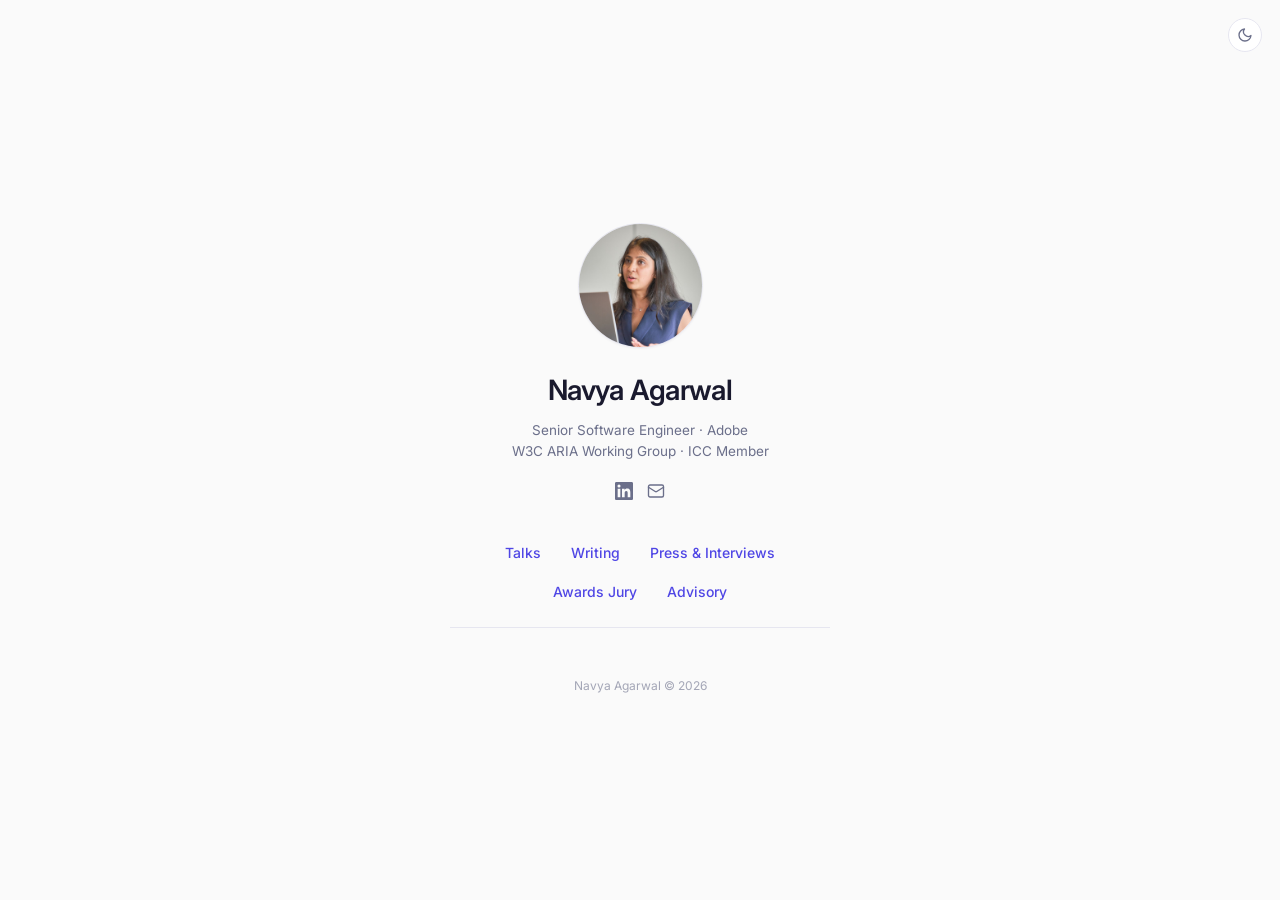
<file: index.html>
<!DOCTYPE html>
<html lang="en">
<head>
  <meta charset="UTF-8" />
  <meta name="viewport" content="width=device-width, initial-scale=1" />
  <title>Navya Agarwal</title>
  <meta name="description" content="Navya Agarwal — Senior Software Engineer at Adobe, accessibility advocate, W3C ARIA Working Group contributor, and global speaker." />
  <meta name="author" content="Navya Agarwal" />
  <meta property="og:title" content="Navya Agarwal" />
  <meta property="og:description" content="Senior Software Engineer at Adobe · W3C ARIA Working Group · Global Accessibility Speaker" />
  <meta property="og:type" content="website" />
  <link rel="preconnect" href="https://fonts.googleapis.com" />
  <link rel="preconnect" href="https://fonts.gstatic.com" crossorigin />
  <link href="https://fonts.googleapis.com/css2?family=Inter:wght@300;400;500;600&display=swap" rel="stylesheet" />
  <link rel="stylesheet" href="shared.css" />
  <script src="theme.js"></script>
  <style>
    body {
      display: flex;
      flex-direction: column;
      align-items: center;
      justify-content: center;
      min-height: 100vh;
      padding: 40px 24px;
    }

    .card {
      display: flex;
      flex-direction: column;
      align-items: center;
      text-align: center;
      max-width: 380px;
      width: 100%;
    }

    /* ── Avatar ── */
    .avatar {
      width: 125px;
      height: 125px;
      border-radius: 100%;
      overflow: hidden;
      margin-bottom: 20px;
      border: 1px solid var(--border);
      box-shadow: var(--shadow);
      flex-shrink: 0;
    }
    .avatar img {
      width: 100%;
      height: 100%;
      object-fit: cover;
      object-position: top center;
      display: block;
    }

    /* ── Name & title ── */
    h1.name {
      font-size: 28px;
      font-weight: 600;
      letter-spacing: -0.02em;
      margin-bottom: 8px;
      color: var(--fg);
    }

    .tagline {
      font-size: 13.5px;
      color: var(--muted);
      line-height: 1.55;
      margin-bottom: 20px;
    }

    .bio {
      font-size: 14px;
      color: var(--fg);
      line-height: 1.7;
      margin-bottom: 24px;
      text-align: left;
    }

    /* ── Social icons ── */
    .social {
      display: flex;
      gap: 14px;
      margin-bottom: 36px;
      align-items: center;
    }
    .social a {
      color: var(--muted);
      transition: color 0.15s;
      display: flex;
      align-items: center;
    }
    .social a:hover { color: var(--accent); }
    .social svg { width: 18px; height: 18px; }

    /* ── Nav links ── */
    nav {
      display: flex;
      flex-direction: row;
      flex-wrap: wrap;
      justify-content: center;
      gap: 4px 2px;
    }
    nav a {
      text-decoration: none;
      color: var(--accent);
      font-size: 14px;
      font-weight: 500;
      padding: 6px 14px;
      border-radius: var(--radius);
      transition: background 0.12s, color 0.12s;
    }
    nav a:hover {
      background: var(--accent-soft);
    }

    /* ── Footer ── */
    footer {
      margin-top: 48px;
      font-size: 12px;
      color: var(--muted);
      opacity: 0.6;
    }
  </style>
</head>
<body>

  <button class="theme-toggle" onclick="toggleTheme()" aria-label="Toggle dark mode">
    <svg class="icon-moon" viewBox="0 0 24 24" fill="none" stroke="currentColor" stroke-width="2" stroke-linecap="round" stroke-linejoin="round"><path d="M21 12.79A9 9 0 1 1 11.21 3 7 7 0 0 0 21 12.79z"/></svg>
    <svg class="icon-sun" viewBox="0 0 24 24" fill="none" stroke="currentColor" stroke-width="2" stroke-linecap="round" stroke-linejoin="round"><circle cx="12" cy="12" r="4"/><path d="M12 2v2M12 20v2M4.93 4.93l1.41 1.41M17.66 17.66l1.41 1.41M2 12h2M20 12h2M6.34 17.66l-1.41 1.41M19.07 4.93l-1.41 1.41"/></svg>
  </button>

  <div class="card">

    <div class="avatar">
      <img src="assets/photo.jpg" alt="Navya Agarwal" />
    </div>

    <h1 class="name">Navya Agarwal</h1>
    <p class="tagline">
      Senior Software Engineer · Adobe<br />
      W3C ARIA Working Group · ICC Member
    </p>

    <div class="social">
      <!-- LinkedIn -->
      <a href="https://www.linkedin.com/in/navya-agarwal/" target="_blank" rel="noopener" aria-label="LinkedIn">
        <svg viewBox="0 0 24 24" fill="currentColor"><path d="M20.447 20.452h-3.554v-5.569c0-1.328-.027-3.037-1.852-3.037-1.853 0-2.136 1.445-2.136 2.939v5.667H9.351V9h3.414v1.561h.046c.477-.9 1.637-1.85 3.37-1.85 3.601 0 4.267 2.37 4.267 5.455v6.286zM5.337 7.433a2.062 2.062 0 01-2.063-2.065 2.064 2.064 0 112.063 2.065zm1.782 13.019H3.555V9h3.564v11.452zM22.225 0H1.771C.792 0 0 .774 0 1.729v20.542C0 23.227.792 24 1.771 24h20.451C23.2 24 24 23.227 24 22.271V1.729C24 .774 23.2 0 22.222 0h.003z"/></svg>
      </a>
      <!-- Email -->
      <a href="mailto:navya.agwl@gmail.com" aria-label="Email">
        <svg viewBox="0 0 24 24" fill="none" stroke="currentColor" stroke-width="1.8" stroke-linecap="round" stroke-linejoin="round"><rect x="2" y="4" width="20" height="16" rx="2"/><path d="m22 7-8.97 5.7a1.94 1.94 0 0 1-2.06 0L2 7"/></svg>
      </a>
    </div>

    <nav>
      <a href="talks/">Talks</a>
      <a href="writing/">Writing</a>
      <a href="press/">Press &amp; Interviews</a>
      <a href="jury/">Awards Jury</a>
      <a href="advisory/">Advisory</a>
    </nav>

  </div>

  <footer>Navya Agarwal © 2026</footer>

</body>
</html>
</file>
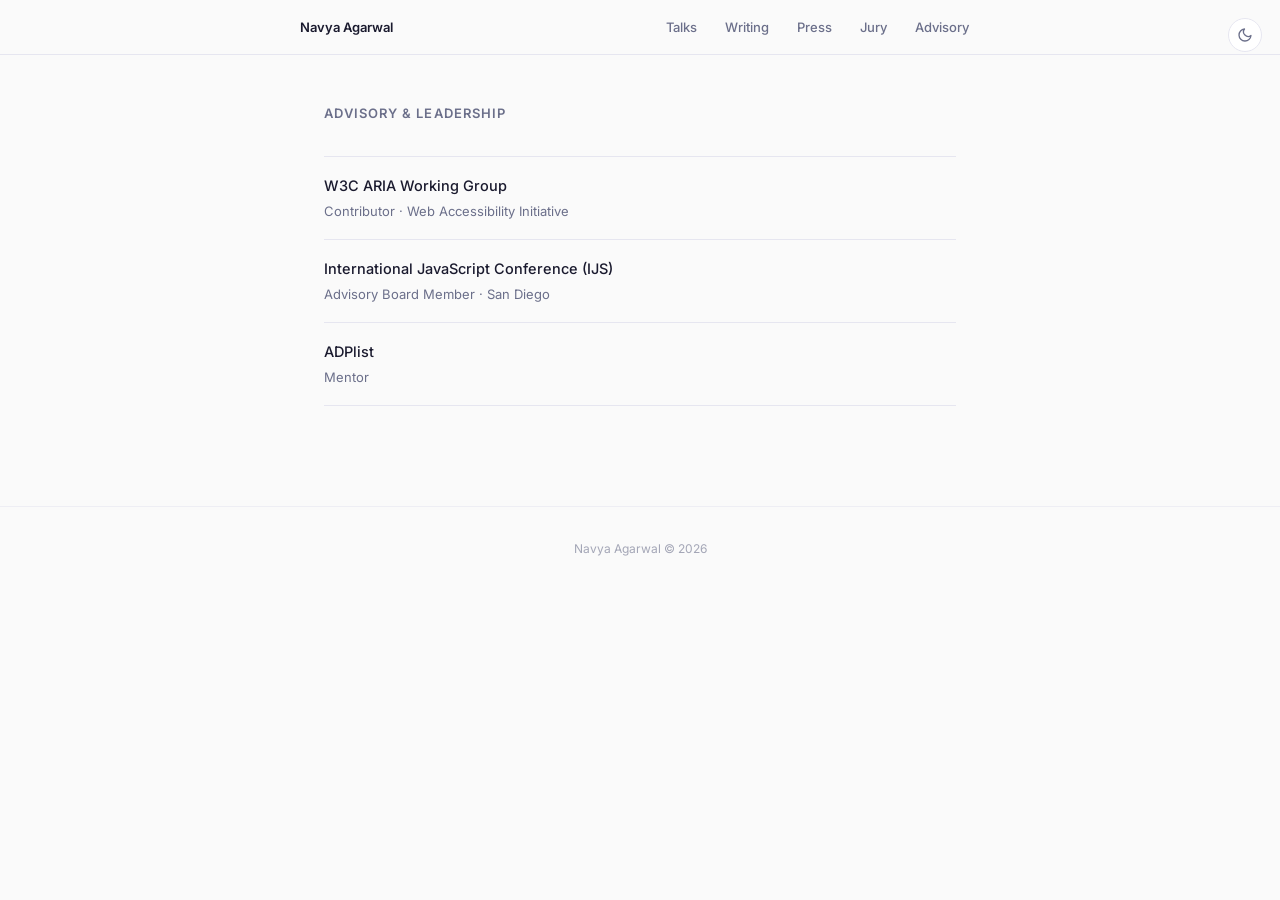
<file: advisory/index.html>
<!DOCTYPE html>
<html lang="en">
<head>
  <meta charset="UTF-8" />
  <meta name="viewport" content="width=device-width, initial-scale=1" />
  <title>Advisory · Navya Agarwal</title>
  <link rel="preconnect" href="https://fonts.googleapis.com" />
  <link rel="preconnect" href="https://fonts.gstatic.com" crossorigin />
  <link href="https://fonts.googleapis.com/css2?family=Inter:wght@300;400;500;600&display=swap" rel="stylesheet" />
  <link rel="stylesheet" href="../shared.css" />
  <script src="../theme.js"></script>
</head>
<body>

<button class="theme-toggle" onclick="toggleTheme()" aria-label="Toggle dark mode">
  <svg class="icon-moon" viewBox="0 0 24 24" fill="none" stroke="currentColor" stroke-width="2" stroke-linecap="round" stroke-linejoin="round"><path d="M21 12.79A9 9 0 1 1 11.21 3 7 7 0 0 0 21 12.79z"/></svg>
  <svg class="icon-sun" viewBox="0 0 24 24" fill="none" stroke="currentColor" stroke-width="2" stroke-linecap="round" stroke-linejoin="round"><circle cx="12" cy="12" r="4"/><path d="M12 2v2M12 20v2M4.93 4.93l1.41 1.41M17.66 17.66l1.41 1.41M2 12h2M20 12h2M6.34 17.66l-1.41 1.41M19.07 4.93l-1.41 1.41"/></svg>
</button>

<div class="topbar">
  <div class="topbar-inner">
    <a href="../" class="home">Navya Agarwal</a>
    <a href="../talks/">Talks</a>
    <a href="../writing/">Writing</a>
    <a href="../press/">Press</a>
    <a href="../jury/">Jury</a>
    <a href="../advisory/">Advisory</a>
  </div>
</div>

<div class="page">
  <h1>Advisory &amp; Leadership</h1>

  <div class="card-list">

    <a class="card" href="https://www.w3.org/groups/wg/aria/participants/?sortaff=1" target="_blank" rel="noopener">
      <div class="card-title">W3C ARIA Working Group</div>
      <div class="card-desc">Contributor · Web Accessibility Initiative</div>
    </a>

    <a class="card" href="https://javascript-conference.com/san-diego/advisory-board-sd/" target="_blank" rel="noopener">
      <div class="card-title">International JavaScript Conference (IJS)</div>
      <div class="card-desc">Advisory Board Member · San Diego</div>
    </a>

    <a class="card" href="https://adplist.org/mentors/navya-agarwal" target="_blank" rel="noopener">
      <div class="card-title">ADPlist</div>
      <div class="card-desc">Mentor</div>
    </a>

  </div>
</div>

<div class="page-footer">Navya Agarwal © 2026</div>

</body>
</html>
</file>
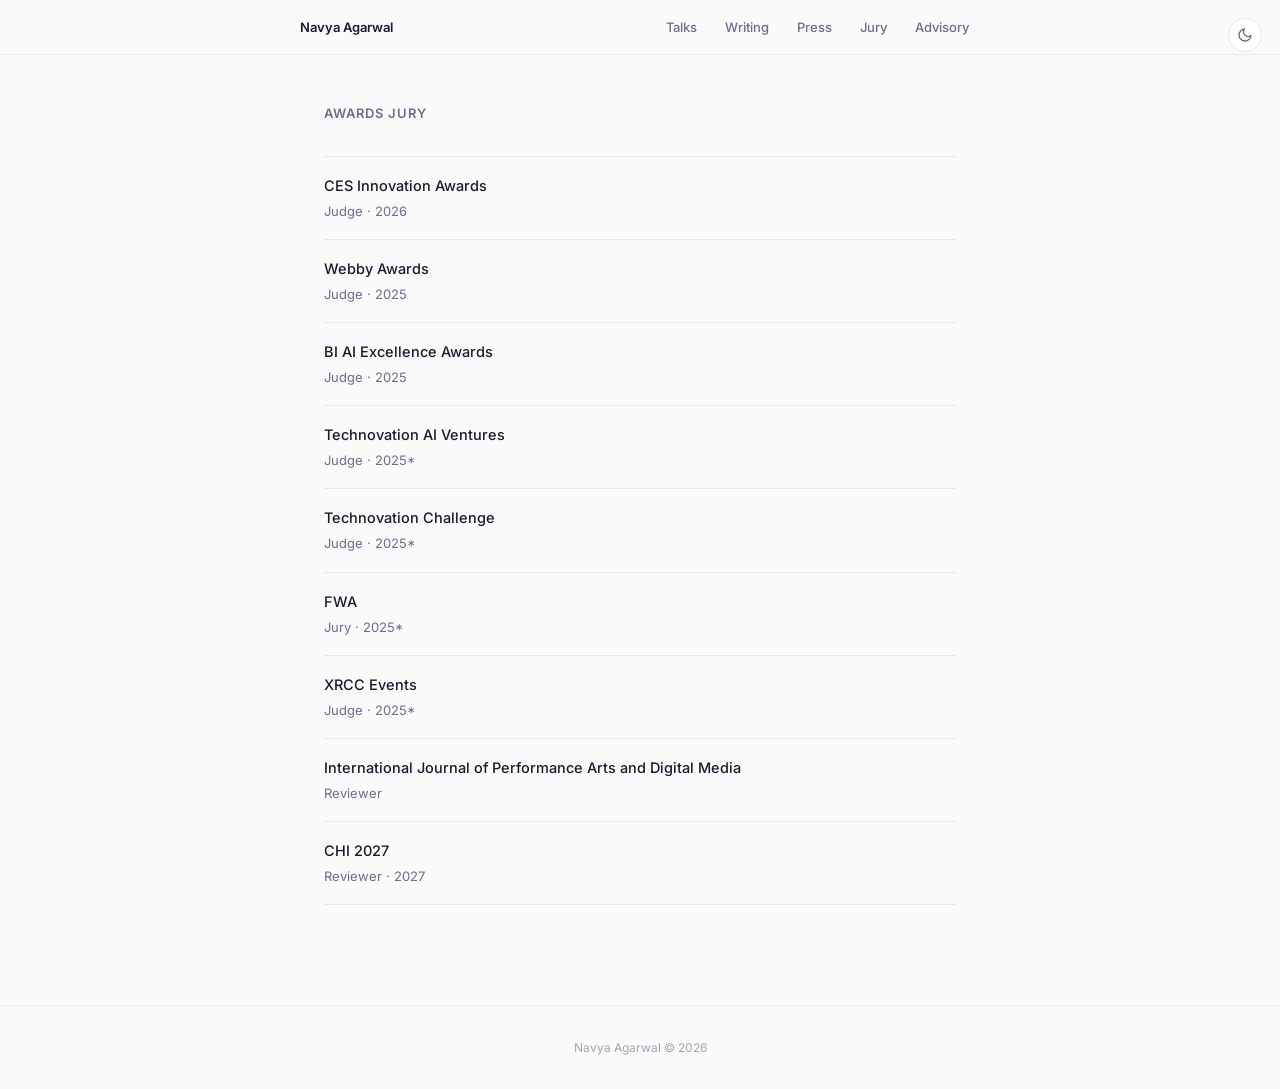
<file: jury/index.html>
<!DOCTYPE html>
<html lang="en">
<head>
  <meta charset="UTF-8" />
  <meta name="viewport" content="width=device-width, initial-scale=1" />
  <title>Awards Jury · Navya Agarwal</title>
  <link rel="preconnect" href="https://fonts.googleapis.com" />
  <link rel="preconnect" href="https://fonts.gstatic.com" crossorigin />
  <link href="https://fonts.googleapis.com/css2?family=Inter:wght@300;400;500;600&display=swap" rel="stylesheet" />
  <link rel="stylesheet" href="../shared.css" />
  <script src="../theme.js"></script>
</head>
<body>

<button class="theme-toggle" onclick="toggleTheme()" aria-label="Toggle dark mode">
  <svg class="icon-moon" viewBox="0 0 24 24" fill="none" stroke="currentColor" stroke-width="2" stroke-linecap="round" stroke-linejoin="round"><path d="M21 12.79A9 9 0 1 1 11.21 3 7 7 0 0 0 21 12.79z"/></svg>
  <svg class="icon-sun" viewBox="0 0 24 24" fill="none" stroke="currentColor" stroke-width="2" stroke-linecap="round" stroke-linejoin="round"><circle cx="12" cy="12" r="4"/><path d="M12 2v2M12 20v2M4.93 4.93l1.41 1.41M17.66 17.66l1.41 1.41M2 12h2M20 12h2M6.34 17.66l-1.41 1.41M19.07 4.93l-1.41 1.41"/></svg>
</button>

<div class="topbar">
  <div class="topbar-inner">
    <a href="../" class="home">Navya Agarwal</a>
    <a href="../talks/">Talks</a>
    <a href="../writing/">Writing</a>
    <a href="../press/">Press</a>
    <a href="../jury/">Jury</a>
    <a href="../advisory/">Advisory</a>
  </div>
</div>

<div class="page">
  <h1>Awards Jury</h1>

  <div class="card-list">

    <a class="card" href="https://www.ces.tech/ces-innovation-awards/innovation-awards/" target="_blank" rel="noopener">
      <div class="card-title">CES Innovation Awards</div>
      <div class="card-desc">Judge · 2026</div>
    </a>

    <a class="card" href="https://www.webbyawards.com/about/judges/" target="_blank" rel="noopener">
      <div class="card-title">Webby Awards</div>
      <div class="card-desc">Judge · 2025</div>
    </a>

    <a class="card" href="https://www.bintelligence.com/awards/artificial-intelligence-excellence-awards" target="_blank" rel="noopener">
      <div class="card-title">BI AI Excellence Awards</div>
      <div class="card-desc">Judge · 2025</div>
    </a>

    <a class="card" href="https://www.technovation.org/ai-ventures-accelerator/" target="_blank" rel="noopener">
      <div class="card-title">Technovation AI Ventures</div>
      <div class="card-desc">Judge · 2025*</div>
    </a>

    <a class="card" href="https://my.technovationchallenge.org/judge/dashboard" target="_blank" rel="noopener">
      <div class="card-title">Technovation Challenge</div>
      <div class="card-desc">Judge · 2025*</div>
    </a>

    <a class="card" href="https://thefwa.com/about/jury/" target="_blank" rel="noopener">
      <div class="card-title">FWA</div>
      <div class="card-desc">Jury · 2025*</div>
    </a>

    <a class="card" href="https://www.xrcc.events/mentors-judges" target="_blank" rel="noopener">
      <div class="card-title">XRCC Events</div>
      <div class="card-desc">Judge · 2025*</div>
    </a>

    <a class="card" href="https://www.intellectbooks.com/international-journal-of-performance-arts-and-digital-media" target="_blank" rel="noopener">
      <div class="card-title">International Journal of Performance Arts and Digital Media</div>
      <div class="card-desc">Reviewer</div>
    </a>

    <a class="card" href="https://chi2027.acm.org/" target="_blank" rel="noopener">
      <div class="card-title">CHI 2027</div>
      <div class="card-desc">Reviewer · 2027</div>
    </a>

  </div>
</div>

<div class="page-footer">Navya Agarwal © 2026</div>

</body>
</html>
</file>
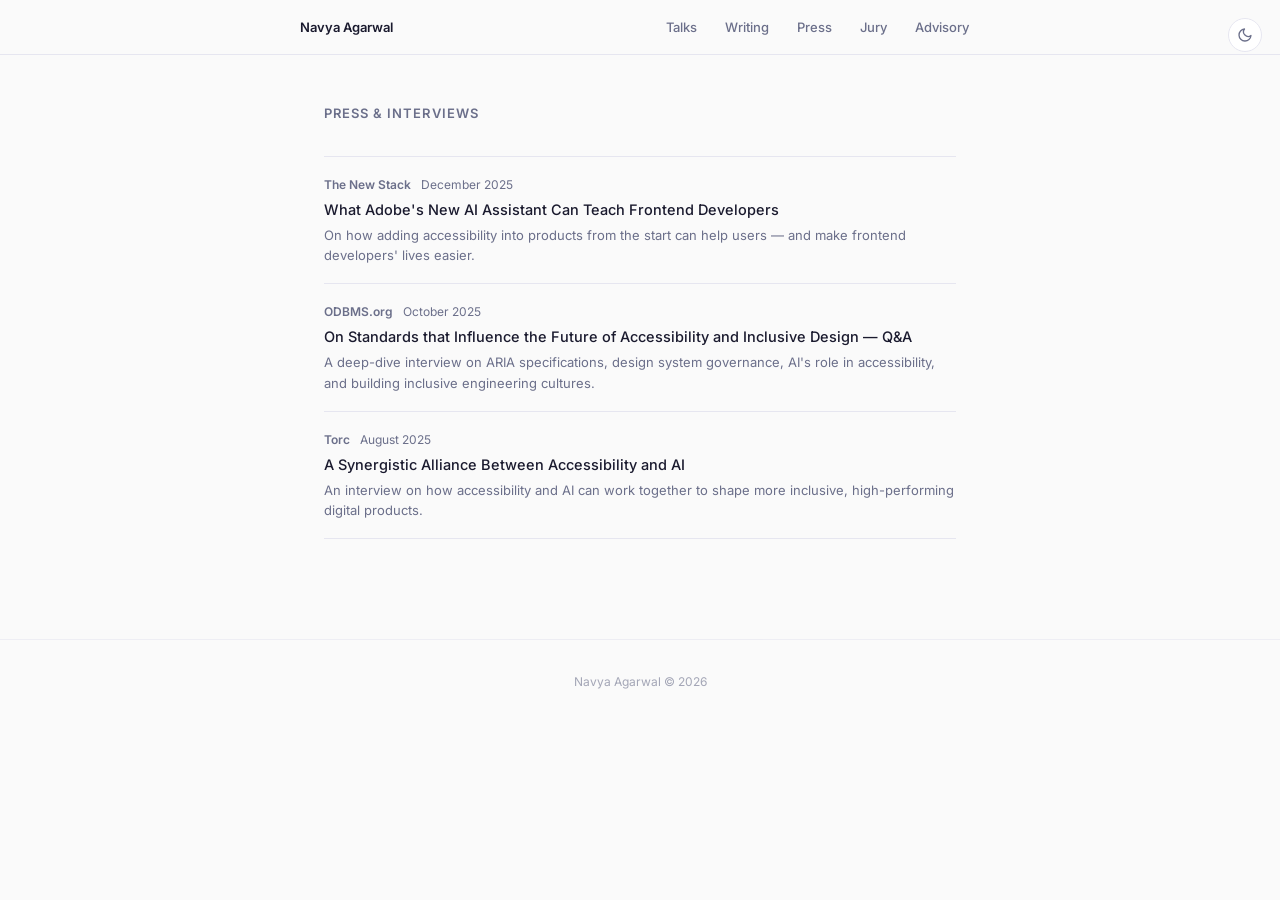
<file: press/index.html>
<!DOCTYPE html>
<html lang="en">
<head>
  <meta charset="UTF-8" />
  <meta name="viewport" content="width=device-width, initial-scale=1" />
  <title>Press · Navya Agarwal</title>
  <link rel="preconnect" href="https://fonts.googleapis.com" />
  <link rel="preconnect" href="https://fonts.gstatic.com" crossorigin />
  <link href="https://fonts.googleapis.com/css2?family=Inter:wght@300;400;500;600&display=swap" rel="stylesheet" />
  <link rel="stylesheet" href="../shared.css" />
  <script src="../theme.js"></script>
</head>
<body>

<button class="theme-toggle" onclick="toggleTheme()" aria-label="Toggle dark mode">
  <svg class="icon-moon" viewBox="0 0 24 24" fill="none" stroke="currentColor" stroke-width="2" stroke-linecap="round" stroke-linejoin="round"><path d="M21 12.79A9 9 0 1 1 11.21 3 7 7 0 0 0 21 12.79z"/></svg>
  <svg class="icon-sun" viewBox="0 0 24 24" fill="none" stroke="currentColor" stroke-width="2" stroke-linecap="round" stroke-linejoin="round"><circle cx="12" cy="12" r="4"/><path d="M12 2v2M12 20v2M4.93 4.93l1.41 1.41M17.66 17.66l1.41 1.41M2 12h2M20 12h2M6.34 17.66l-1.41 1.41M19.07 4.93l-1.41 1.41"/></svg>
</button>

<div class="topbar">
  <div class="topbar-inner">
    <a href="../" class="home">Navya Agarwal</a>
    <a href="../talks/">Talks</a>
    <a href="../writing/">Writing</a>
    <a href="../press/">Press</a>
    <a href="../jury/">Jury</a>
    <a href="../advisory/">Advisory</a>
  </div>
</div>

<div class="page">
  <h1>Press &amp; Interviews</h1>

  <div class="card-list">

    <a class="card" href="https://thenewstack.io/what-adobes-new-ai-assistant-can-teach-frontend-developers/" target="_blank" rel="noopener">
      <div class="card-meta">
        <span class="pub">The New Stack</span>
        <span>December 2025</span>
      </div>
      <div class="card-title">What Adobe's New AI Assistant Can Teach Frontend Developers</div>
      <div class="card-desc">On how adding accessibility into products from the start can help users — and make frontend developers' lives easier.</div>
    </a>

    <a class="card" href="https://www.odbms.org/2025/10/on-standards-that-influence-the-future-of-accessibility-and-inclusive-design-qa-with-navya-agarwal/" target="_blank" rel="noopener">
      <div class="card-meta">
        <span class="pub">ODBMS.org</span>
        <span>October 2025</span>
      </div>
      <div class="card-title">On Standards that Influence the Future of Accessibility and Inclusive Design — Q&amp;A</div>
      <div class="card-desc">A deep-dive interview on ARIA specifications, design system governance, AI's role in accessibility, and building inclusive engineering cultures.</div>
    </a>

    <a class="card" href="https://www.youtube.com/live/ynCpHpr5BBU" target="_blank" rel="noopener">
      <div class="card-meta">
        <span class="pub">Torc</span>
        <span>August 2025</span>
      </div>
      <div class="card-title">A Synergistic Alliance Between Accessibility and AI</div>
      <div class="card-desc">An interview on how accessibility and AI can work together to shape more inclusive, high-performing digital products.</div>
    </a>

  </div>
</div>

<div class="page-footer">Navya Agarwal © 2026</div>

</body>
</html>
</file>
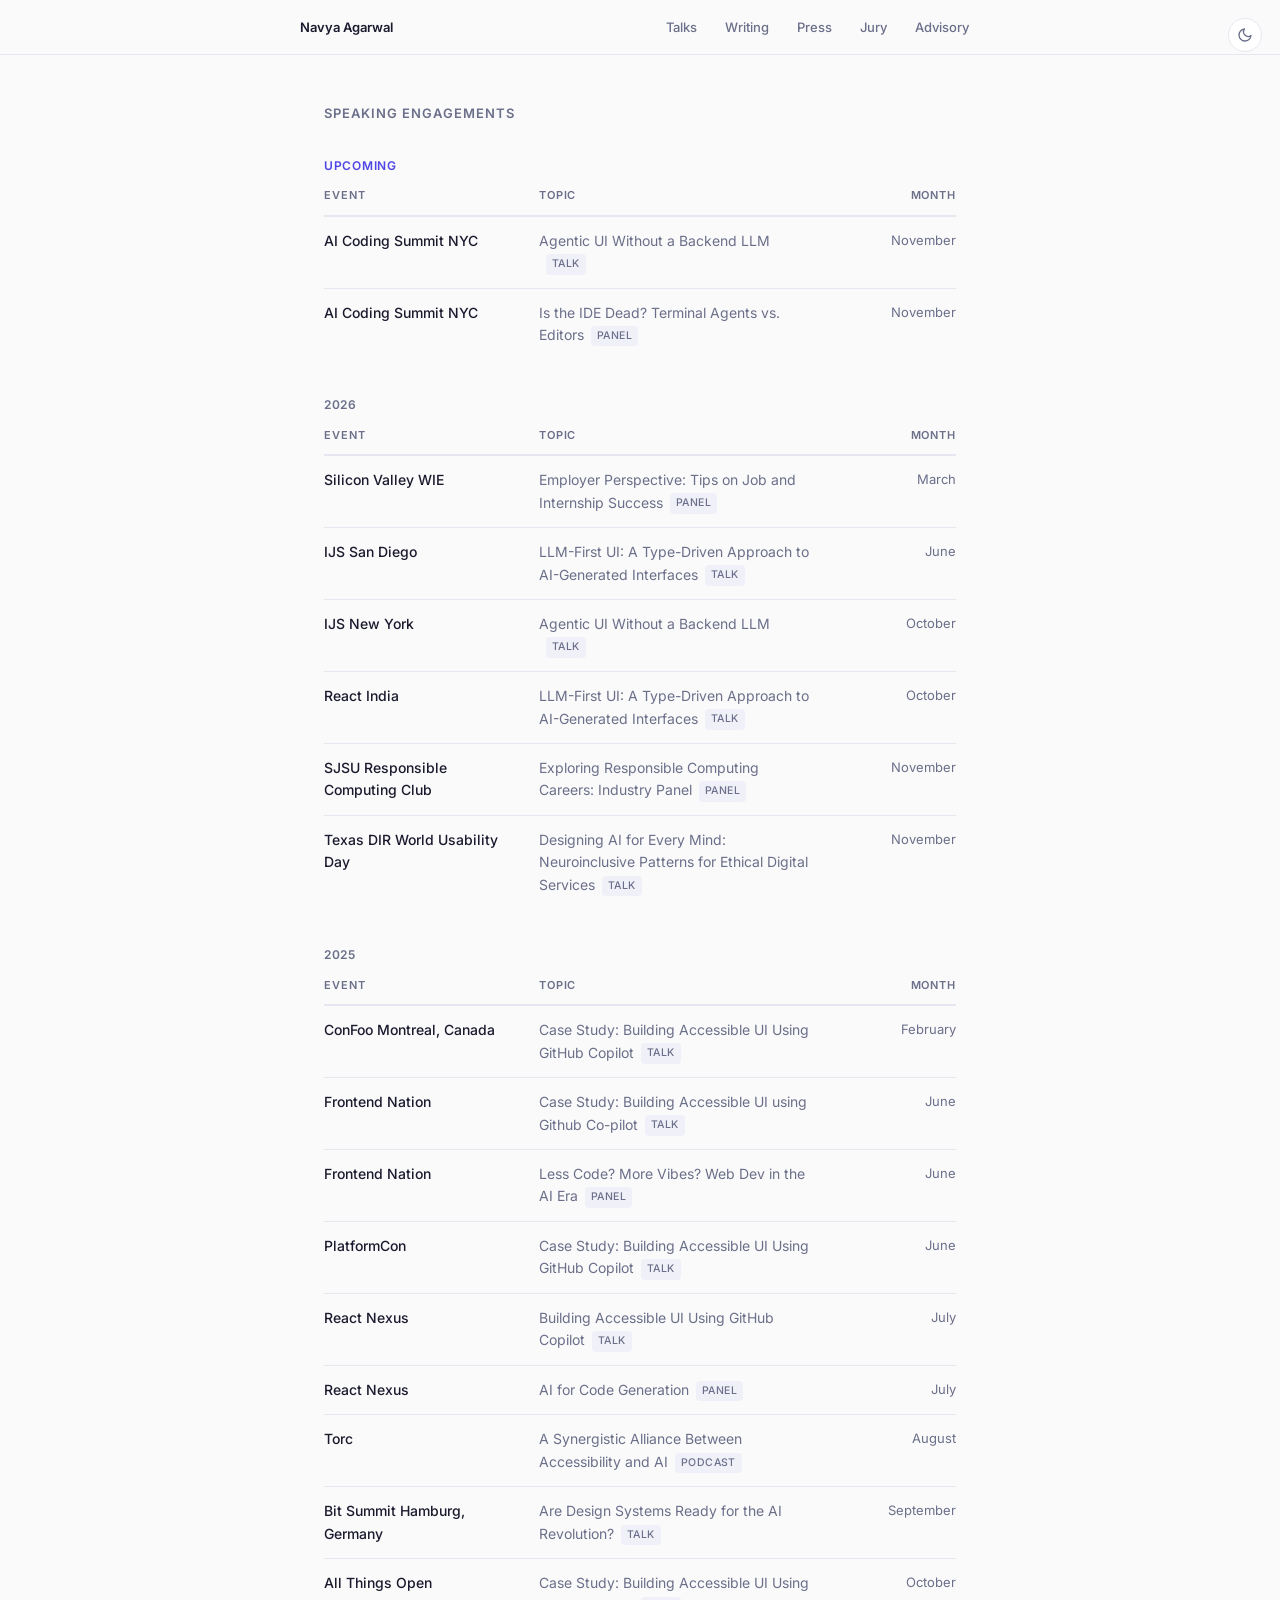
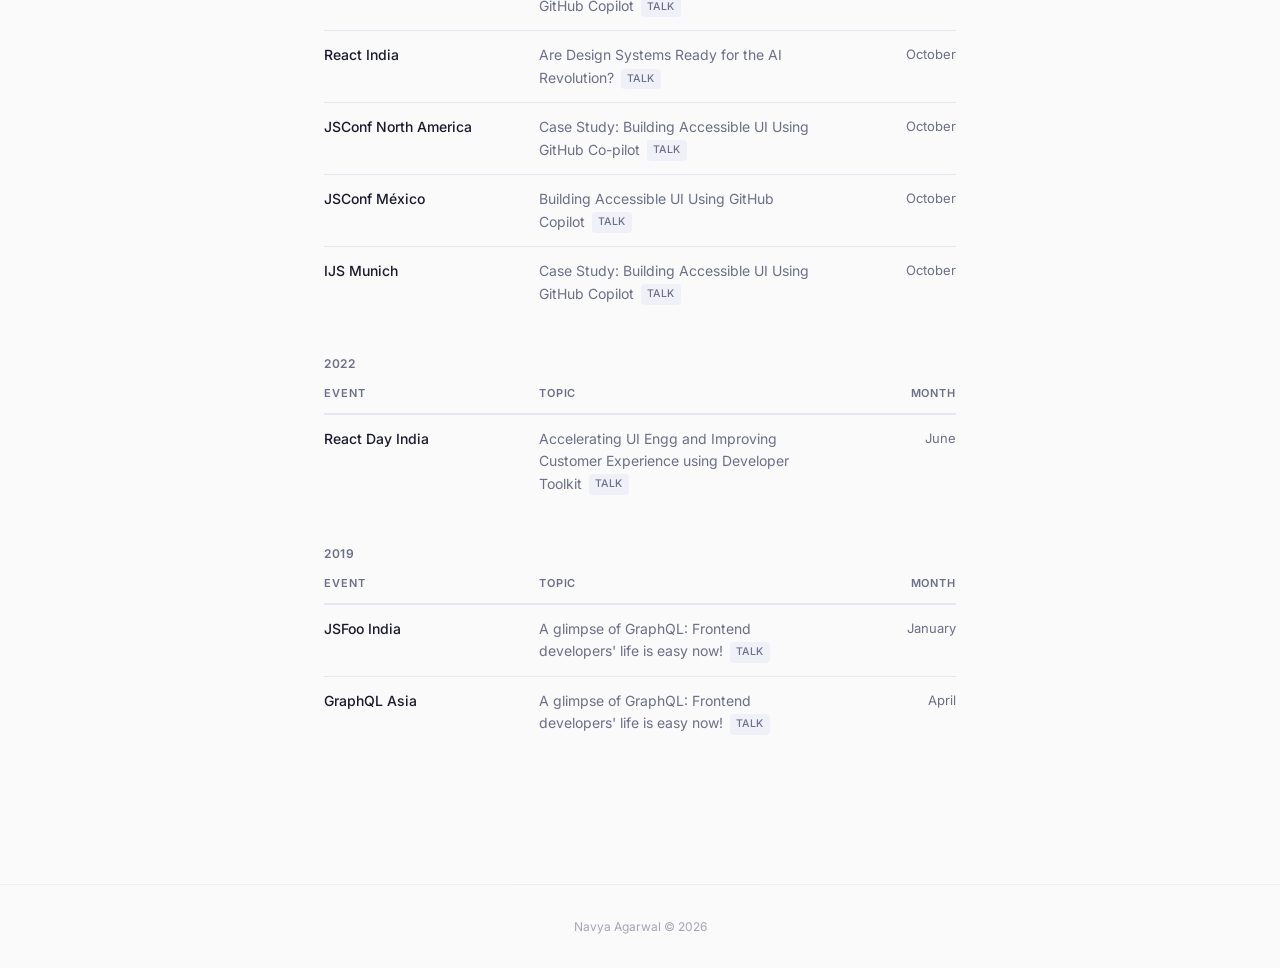
<file: talks/index.html>
<!DOCTYPE html>
<html lang="en">
<head>
  <meta charset="UTF-8" />
  <meta name="viewport" content="width=device-width, initial-scale=1" />
  <title>Talks · Navya Agarwal</title>
  <link rel="preconnect" href="https://fonts.googleapis.com" />
  <link rel="preconnect" href="https://fonts.gstatic.com" crossorigin />
  <link href="https://fonts.googleapis.com/css2?family=Inter:wght@300;400;500;600&display=swap" rel="stylesheet" />
  <link rel="stylesheet" href="../shared.css" />
  <script src="../theme.js"></script>
</head>
<body>

<button class="theme-toggle" onclick="toggleTheme()" aria-label="Toggle dark mode">
  <svg class="icon-moon" viewBox="0 0 24 24" fill="none" stroke="currentColor" stroke-width="2" stroke-linecap="round" stroke-linejoin="round"><path d="M21 12.79A9 9 0 1 1 11.21 3 7 7 0 0 0 21 12.79z"/></svg>
  <svg class="icon-sun" viewBox="0 0 24 24" fill="none" stroke="currentColor" stroke-width="2" stroke-linecap="round" stroke-linejoin="round"><circle cx="12" cy="12" r="4"/><path d="M12 2v2M12 20v2M4.93 4.93l1.41 1.41M17.66 17.66l1.41 1.41M2 12h2M20 12h2M6.34 17.66l-1.41 1.41M19.07 4.93l-1.41 1.41"/></svg>
</button>

<div class="topbar">
  <div class="topbar-inner">
    <a href="../" class="home">Navya Agarwal</a>
    <a href="../talks/">Talks</a>
    <a href="../writing/">Writing</a>
    <a href="../press/">Press</a>
    <a href="../jury/">Jury</a>
    <a href="../advisory/">Advisory</a>
  </div>
</div>

<div class="page">
  <h1>Speaking Engagements</h1>

  <!-- Upcoming -->
  <div class="year-group">
    <span class="year-label" style="color: var(--accent);">Upcoming</span>
    <table class="talks-table">
      <thead>
        <tr>
          <th>Event</th>
          <th>Topic</th>
          <th>Month</th>
        </tr>
      </thead>
      <tbody>
        <tr>
          <td><a href="https://aicodingsummit.com/nyc/#person-navya-agarwal" target="_blank" rel="noopener">AI Coding Summit NYC</a></td>
          <td>Agentic UI Without a Backend LLM<span class="tag">Talk</span></td>
          <td>November</td>
        </tr>
        <tr>
          <td><a href="https://aicodingsummit.com/nyc/schedule-offline" target="_blank" rel="noopener">AI Coding Summit NYC</a></td>
          <td>Is the IDE Dead? Terminal Agents vs. Editors<span class="tag">Panel</span></td>
          <td>November</td>
        </tr>
      </tbody>
    </table>
  </div>

  <!-- 2026 -->
  <div class="year-group">
    <span class="year-label">2026</span>
    <table class="talks-table">
      <thead>
        <tr>
          <th>Event</th>
          <th>Topic</th>
          <th>Month</th>
        </tr>
      </thead>
      <tbody>
        <tr>
          <td><a href="https://2026.siliconvalleywie.org/speakers/" target="_blank" rel="noopener">Silicon Valley WIE</a></td>
          <td>Employer Perspective: Tips on Job and Internship Success<span class="tag">Panel</span></td>
          <td>March</td>
        </tr>
        <tr>
          <td><a href="https://javascript-conference.com/generativeai/llm-ai-generated-interfaces/" target="_blank" rel="noopener">IJS San Diego</a></td>
          <td>LLM-First UI: A Type-Driven Approach to AI-Generated Interfaces<span class="tag">Talk</span></td>
          <td>June</td>
        </tr>
        <tr>
          <td><a href="https://javascript-conference.com/generativeai/client-side-agentic-ui/" target="_blank" rel="noopener">IJS New York</a></td>
          <td>Agentic UI Without a Backend LLM<span class="tag">Talk</span></td>
          <td>October</td>
        </tr>
        <tr>
          <td><a href="https://www.reactindia.io/schedule" target="_blank" rel="noopener">React India</a></td>
          <td><a href="https://www.youtube.com/watch?v=dK_H_tjr3Qc" target="_blank" rel="noopener">LLM-First UI: A Type-Driven Approach to AI-Generated Interfaces</a><span class="tag">Talk</span></td>
          <td>October</td>
        </tr>
        <tr>
          <td><a href="https://www.instagram.com/rcc.sjsu/p/DfQhWIhGeKw/?img_index=2" target="_blank" rel="noopener">SJSU Responsible Computing Club</a></td>
          <td>Exploring Responsible Computing Careers: Industry Panel<span class="tag">Panel</span></td>
          <td>November</td>
        </tr>
        <tr>
          <td><a href="https://dir.texas.gov/events/dirs-world-usability-day-2026" target="_blank" rel="noopener">Texas DIR World Usability Day</a></td>
          <td><a href="https://events.zoomgov.com/ev/Ak7QTOlg4DNLoCYrKMZiPxC3r5NyQ59Su5nYamXZQCjbjp1DD2xr~AjK1J5cd0U0BH52cJjP-Ahlk4D1ElIPVNSZ11H1wsDG82pSPCiFM9kirXQ" target="_blank" rel="noopener">Designing AI for Every Mind: Neuroinclusive Patterns for Ethical Digital Services</a><span class="tag">Talk</span></td>
          <td>November</td>
        </tr>
      </tbody>
    </table>
  </div>

  <!-- 2025 -->
  <div class="year-group">
    <span class="year-label">2025</span>
    <table class="talks-table">
      <thead>
        <tr>
          <th>Event</th>
          <th>Topic</th>
          <th>Month</th>
        </tr>
      </thead>
      <tbody>
        <tr>
          <td><a href="https://confoo.ca/en/2025/session/case-study-building-accessible-ui-using-github-co-pilot" target="_blank" rel="noopener">ConFoo Montreal</a>, Canada</td>
          <td>Case Study: Building Accessible UI Using GitHub Copilot<span class="tag">Talk</span></td>
          <td>February</td>
        </tr>
        <tr>
          <td><a href="https://frontendnation.com/2025" target="_blank" rel="noopener">Frontend Nation</a></td>
          <td><a href="https://www.youtube.com/watch?v=UNdzCFeEBhc" target="_blank" rel="noopener">Case Study: Building Accessible UI using Github Co-pilot</a><span class="tag">Talk</span></td>
          <td>June</td>
        </tr>
        <tr>
          <td><a href="https://frontendnation.com/2025" target="_blank" rel="noopener">Frontend Nation</a></td>
          <td><a href="https://www.youtube.com/watch?v=SgYP2vByzDY&t=2819s" target="_blank" rel="noopener">Less Code? More Vibes? Web Dev in the AI Era</a><span class="tag">Panel</span></td>
          <td>June</td>
        </tr>
        <tr>
          <td><a href="https://2025.platformcon.com/speakers/navya-agarwal" target="_blank" rel="noopener">PlatformCon</a></td>
          <td><a href="https://www.youtube.com/watch?v=nGCyEaFGMDQ" target="_blank" rel="noopener">Case Study: Building Accessible UI Using GitHub Copilot</a><span class="tag">Talk</span></td>
          <td>June</td>
        </tr>
        <tr>
          <td><a href="https://2025.reactnexus.com/#speakers" target="_blank" rel="noopener">React Nexus</a></td>
          <td><a href="https://www.youtube.com/watch?v=ARsXOPvPpic" target="_blank" rel="noopener">Building Accessible UI Using GitHub Copilot</a><span class="tag">Talk</span></td>
          <td>July</td>
        </tr>
        <tr>
          <td><a href="https://2025.reactnexus.com/#speakers" target="_blank" rel="noopener">React Nexus</a></td>
          <td><a href="https://www.youtube.com/watch?v=M_j_-WW3uuQ&list=PLzIvgYYDQbH69vsIi0f1VmeocAZIfw33F&index=21" target="_blank" rel="noopener">AI for Code Generation</a><span class="tag">Panel</span></td>
          <td>July</td>
        </tr>
        <tr>
          <td><a href="https://www.linkedin.com/company/torcdotdev/about/" target="_blank" rel="noopener">Torc</a></td>
          <td><a href="https://www.youtube.com/live/ynCpHpr5BBU" target="_blank" rel="noopener">A Synergistic Alliance Between Accessibility and AI</a><span class="tag">Podcast</span></td>
          <td>August</td>
        </tr>
        <tr>
          <td><a href="https://bit-summit.com/" target="_blank" rel="noopener">Bit Summit Hamburg</a>, Germany</td>
          <td><a href="https://www.youtube.com/watch?v=y6UtU0mLtg8&t=4s" target="_blank" rel="noopener">Are Design Systems Ready for the AI Revolution?</a><span class="tag">Talk</span></td>
          <td>September</td>
        </tr>
        <tr>
          <td><a href="https://2025.allthingsopen.org/sessions/case-study-building-accessible-ui-using-github-co-pilot" target="_blank" rel="noopener">All Things Open</a></td>
          <td>Case Study: Building Accessible UI Using GitHub Copilot<span class="tag">Talk</span></td>
          <td>October</td>
        </tr>
        <tr>
          <td><a href="https://www.reactindia.io/" target="_blank" rel="noopener">React India</a></td>
          <td><a href="https://www.youtube.com/watch?v=8UiD-l25z2A&t=10531s" target="_blank" rel="noopener">Are Design Systems Ready for the AI Revolution?</a><span class="tag">Talk</span></td>
          <td>October</td>
        </tr>
        <tr>
          <td><a href="https://events.linuxfoundation.org/jsconf-north-america/program/schedule/" target="_blank" rel="noopener">JSConf North America</a></td>
          <td><a href="https://www.youtube.com/watch?v=J3dGoCm-afM&list=PLyspMSh4XhLPwNNiFS09MS-W4yY4NEVHA&index=16" target="_blank" rel="noopener">Case Study: Building Accessible UI Using GitHub Co-pilot</a><span class="tag">Talk</span></td>
          <td>October</td>
        </tr>
        <tr>
          <td><a href="https://2025.jsconf.mx/es" target="_blank" rel="noopener">JSConf México</a></td>
          <td><a href="https://www.youtube.com/watch?v=u8W4oF0GXjE&t=5685s" target="_blank" rel="noopener">Building Accessible UI Using GitHub Copilot</a><span class="tag">Talk</span></td>
          <td>October</td>
        </tr>
        <tr>
          <td><a href="https://javascript-conference.com/generativeai/building-accessible-ui-github-copilot/" target="_blank" rel="noopener">IJS Munich</a></td>
          <td>Case Study: Building Accessible UI Using GitHub Copilot<span class="tag">Talk</span></td>
          <td>October</td>
        </tr>
      </tbody>
    </table>
  </div>

  <!-- 2022 -->
  <div class="year-group">
    <span class="year-label">2022</span>
    <table class="talks-table">
      <thead>
        <tr>
          <th>Event</th>
          <th>Topic</th>
          <th>Month</th>
        </tr>
      </thead>
      <tbody>
        <tr>
          <td><a href="https://reactday.in/#speakers" target="_blank" rel="noopener">React Day India</a></td>
          <td><a href="https://www.youtube.com/watch?v=_Tp2CFwDun0" target="_blank" rel="noopener">Accelerating UI Engg and Improving Customer Experience using Developer Toolkit</a><span class="tag">Talk</span></td>
          <td>June</td>
        </tr>
      </tbody>
    </table>
  </div>

  <!-- 2019 -->
  <div class="year-group">
    <span class="year-label">2019</span>
    <table class="talks-table">
      <thead>
        <tr>
          <th>Event</th>
          <th>Topic</th>
          <th>Month</th>
        </tr>
      </thead>
      <tbody>
        <tr>
          <td><a href="https://hasgeek.com/jsfoo/2019-pune/schedule/a-glimpse-of-graphql-frontend-developers-life-is-easy-now-6R7udTYi7Lqc6bRLPiNcNr" target="_blank" rel="noopener">JSFoo India</a></td>
          <td><a href="https://www.youtube.com/watch?v=Cbk574HyMPk" target="_blank" rel="noopener">A glimpse of GraphQL: Frontend developers' life is easy now!</a><span class="tag">Talk</span></td>
          <td>January</td>
        </tr>
        <tr>
          <td><a href="https://graphql.asia/2019/speaker/navya-agarwal" target="_blank" rel="noopener">GraphQL Asia</a></td>
          <td>A glimpse of GraphQL: Frontend developers' life is easy now!<span class="tag">Talk</span></td>
          <td>April</td>
        </tr>
      </tbody>
    </table>
  </div>

</div>

<div class="page-footer">Navya Agarwal © 2026</div>

</body>
</html>
</file>
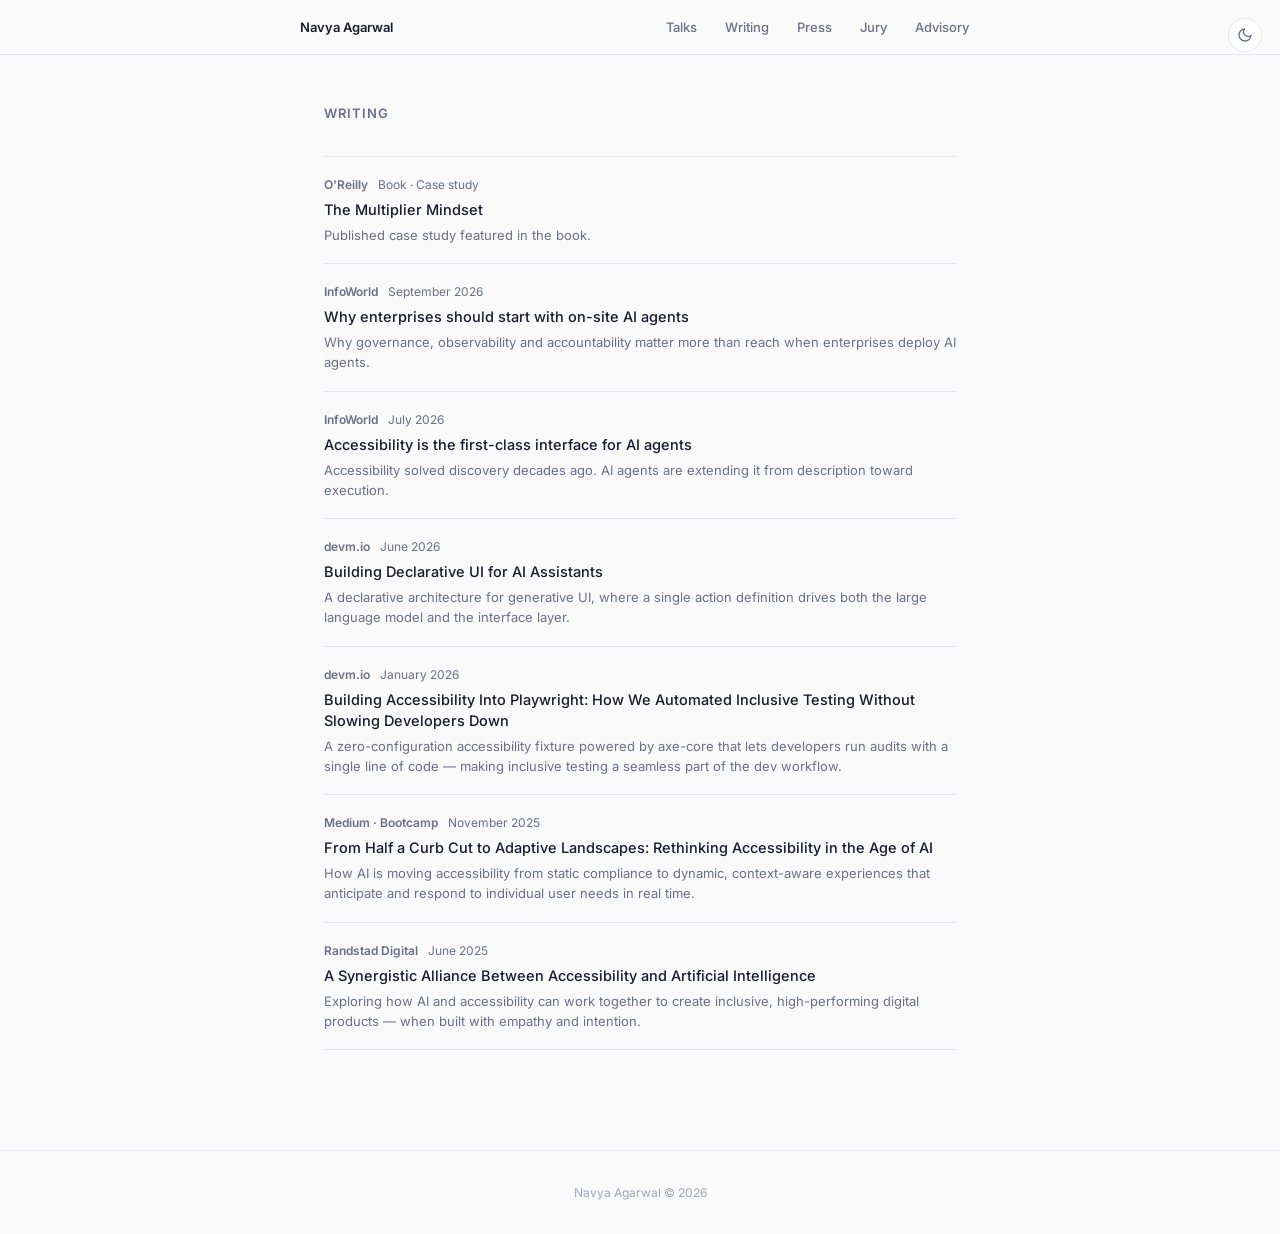
<file: writing/index.html>
<!DOCTYPE html>
<html lang="en">
<head>
  <meta charset="UTF-8" />
  <meta name="viewport" content="width=device-width, initial-scale=1" />
  <title>Writing · Navya Agarwal</title>
  <link rel="preconnect" href="https://fonts.googleapis.com" />
  <link rel="preconnect" href="https://fonts.gstatic.com" crossorigin />
  <link href="https://fonts.googleapis.com/css2?family=Inter:wght@300;400;500;600&display=swap" rel="stylesheet" />
  <link rel="stylesheet" href="../shared.css" />
  <script src="../theme.js"></script>
</head>
<body>

<button class="theme-toggle" onclick="toggleTheme()" aria-label="Toggle dark mode">
  <svg class="icon-moon" viewBox="0 0 24 24" fill="none" stroke="currentColor" stroke-width="2" stroke-linecap="round" stroke-linejoin="round"><path d="M21 12.79A9 9 0 1 1 11.21 3 7 7 0 0 0 21 12.79z"/></svg>
  <svg class="icon-sun" viewBox="0 0 24 24" fill="none" stroke="currentColor" stroke-width="2" stroke-linecap="round" stroke-linejoin="round"><circle cx="12" cy="12" r="4"/><path d="M12 2v2M12 20v2M4.93 4.93l1.41 1.41M17.66 17.66l1.41 1.41M2 12h2M20 12h2M6.34 17.66l-1.41 1.41M19.07 4.93l-1.41 1.41"/></svg>
</button>

<div class="topbar">
  <div class="topbar-inner">
    <a href="../" class="home">Navya Agarwal</a>
    <a href="../talks/">Talks</a>
    <a href="../writing/">Writing</a>
    <a href="../press/">Press</a>
    <a href="../jury/">Jury</a>
    <a href="../advisory/">Advisory</a>
  </div>
</div>

<div class="page">
  <h1>Writing</h1>

  <div class="card-list">

    <a class="card" href="https://learning.oreilly.com/library/view/the-multiplier-mindset/0642572310509/" target="_blank" rel="noopener">
      <div class="card-meta">
        <span class="pub">O'Reilly</span>
        <span>Book · Case study</span>
      </div>
      <div class="card-title">The Multiplier Mindset</div>
      <div class="card-desc">Published case study featured in the book.</div>
    </a>

    <a class="card" href="https://www.infoworld.com/article/4220288/why-enterprises-should-start-with-on-site-ai-agents.html" target="_blank" rel="noopener">
      <div class="card-meta">
        <span class="pub">InfoWorld</span>
        <span>September 2026</span>
      </div>
      <div class="card-title">Why enterprises should start with on-site AI agents</div>
      <div class="card-desc">Why governance, observability and accountability matter more than reach when enterprises deploy AI agents.</div>
    </a>

    <a class="card" href="https://www.infoworld.com/article/4193332/accessibility-is-the-first-class-interface-for-ai-agents.html" target="_blank" rel="noopener">
      <div class="card-meta">
        <span class="pub">InfoWorld</span>
        <span>July 2026</span>
      </div>
      <div class="card-title">Accessibility is the first-class interface for AI agents</div>
      <div class="card-desc">Accessibility solved discovery decades ago. AI agents are extending it from description toward execution.</div>
    </a>

    <a class="card" href="https://devm.io/ux/building-declarative-ui-for-ai-assistants" target="_blank" rel="noopener">
      <div class="card-meta">
        <span class="pub">devm.io</span>
        <span>June 2026</span>
      </div>
      <div class="card-title">Building Declarative UI for AI Assistants</div>
      <div class="card-desc">A declarative architecture for generative UI, where a single action definition drives both the large language model and the interface layer.</div>
    </a>

    <a class="card" href="https://devm.io/javascript/building-accessibility-into-playwright-how-we-automated-inclusive-testing-without-slowing-developers-down" target="_blank" rel="noopener">
      <div class="card-meta">
        <span class="pub">devm.io</span>
        <span>January 2026</span>
      </div>
      <div class="card-title">Building Accessibility Into Playwright: How We Automated Inclusive Testing Without Slowing Developers Down</div>
      <div class="card-desc">A zero-configuration accessibility fixture powered by axe-core that lets developers run audits with a single line of code — making inclusive testing a seamless part of the dev workflow.</div>
    </a>

    <a class="card" href="https://medium.com/design-bootcamp/from-half-a-curb-cut-to-adaptive-landscapes-rethinking-accessibility-in-the-age-of-ai-a8113d5ef059" target="_blank" rel="noopener">
      <div class="card-meta">
        <span class="pub">Medium · Bootcamp</span>
        <span>November 2025</span>
      </div>
      <div class="card-title">From Half a Curb Cut to Adaptive Landscapes: Rethinking Accessibility in the Age of AI</div>
      <div class="card-desc">How AI is moving accessibility from static compliance to dynamic, context-aware experiences that anticipate and respond to individual user needs in real time.</div>
    </a>

    <a class="card" href="https://www.torc.dev/blog/a-synergistic-alliance-between-accessibility-and-artificial-intelligence" target="_blank" rel="noopener">
      <div class="card-meta">
        <span class="pub">Randstad Digital</span>
        <span>June 2025</span>
      </div>
      <div class="card-title">A Synergistic Alliance Between Accessibility and Artificial Intelligence</div>
      <div class="card-desc">Exploring how AI and accessibility can work together to create inclusive, high-performing digital products — when built with empathy and intention.</div>
    </a>

  </div>
</div>

<div class="page-footer">Navya Agarwal © 2026</div>

</body>
</html>
</file>
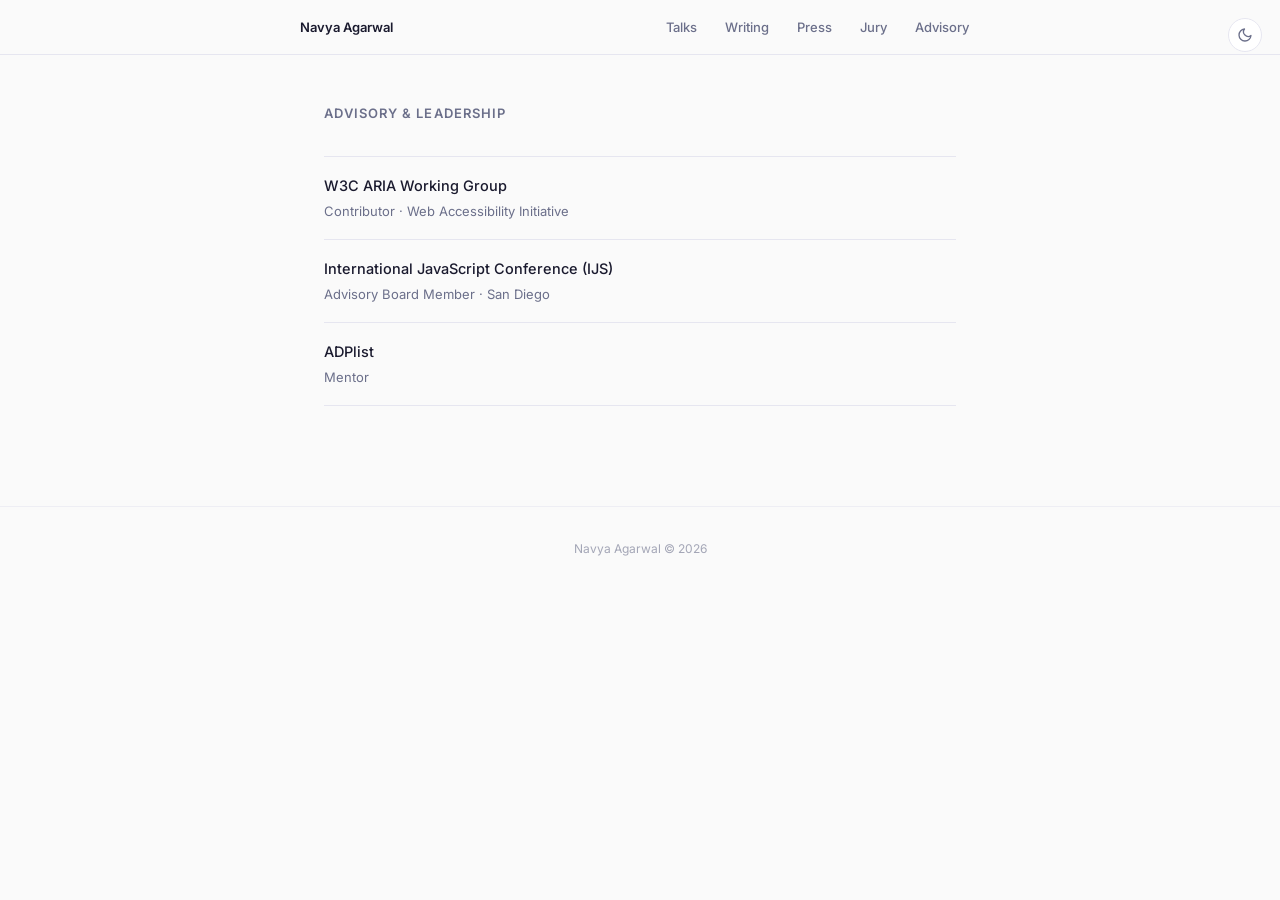
<file: advisory.html>
<!DOCTYPE html>
<html lang="en">
<head>
  <meta charset="UTF-8" />
  <meta name="viewport" content="width=device-width, initial-scale=1" />
  <title>Advisory · Navya Agarwal</title>
  <link rel="preconnect" href="https://fonts.googleapis.com" />
  <link rel="preconnect" href="https://fonts.gstatic.com" crossorigin />
  <link href="https://fonts.googleapis.com/css2?family=Inter:wght@300;400;500;600&display=swap" rel="stylesheet" />
  <link rel="stylesheet" href="shared.css" />
  <script src="theme.js"></script>
</head>
<body>

<button class="theme-toggle" onclick="toggleTheme()" aria-label="Toggle dark mode">
  <svg class="icon-moon" viewBox="0 0 24 24" fill="none" stroke="currentColor" stroke-width="2" stroke-linecap="round" stroke-linejoin="round"><path d="M21 12.79A9 9 0 1 1 11.21 3 7 7 0 0 0 21 12.79z"/></svg>
  <svg class="icon-sun" viewBox="0 0 24 24" fill="none" stroke="currentColor" stroke-width="2" stroke-linecap="round" stroke-linejoin="round"><circle cx="12" cy="12" r="4"/><path d="M12 2v2M12 20v2M4.93 4.93l1.41 1.41M17.66 17.66l1.41 1.41M2 12h2M20 12h2M6.34 17.66l-1.41 1.41M19.07 4.93l-1.41 1.41"/></svg>
</button>

<div class="topbar">
  <div class="topbar-inner">
    <a href="index.html" class="home">Navya Agarwal</a>
    <a href="talks.html">Talks</a>
    <a href="writing.html">Writing</a>
    <a href="press.html">Press</a>
    <a href="jury.html">Jury</a>
    <a href="advisory.html">Advisory</a>
  </div>
</div>

<div class="page">
  <h1>Advisory &amp; Leadership</h1>

  <div class="card-list">

    <a class="card" href="https://www.w3.org/groups/wg/aria/participants/?sortaff=1" target="_blank" rel="noopener">
      <div class="card-title">W3C ARIA Working Group</div>
      <div class="card-desc">Contributor · Web Accessibility Initiative</div>
    </a>

    <a class="card" href="https://javascript-conference.com/san-diego/advisory-board-sd/" target="_blank" rel="noopener">
      <div class="card-title">International JavaScript Conference (IJS)</div>
      <div class="card-desc">Advisory Board Member · San Diego</div>
    </a>

    <a class="card" href="https://adplist.org/mentors/navya-agarwal" target="_blank" rel="noopener">
      <div class="card-title">ADPlist</div>
      <div class="card-desc">Mentor</div>
    </a>

  </div>
</div>

<div class="page-footer">Navya Agarwal © 2026</div>

</body>
</html>
</file>
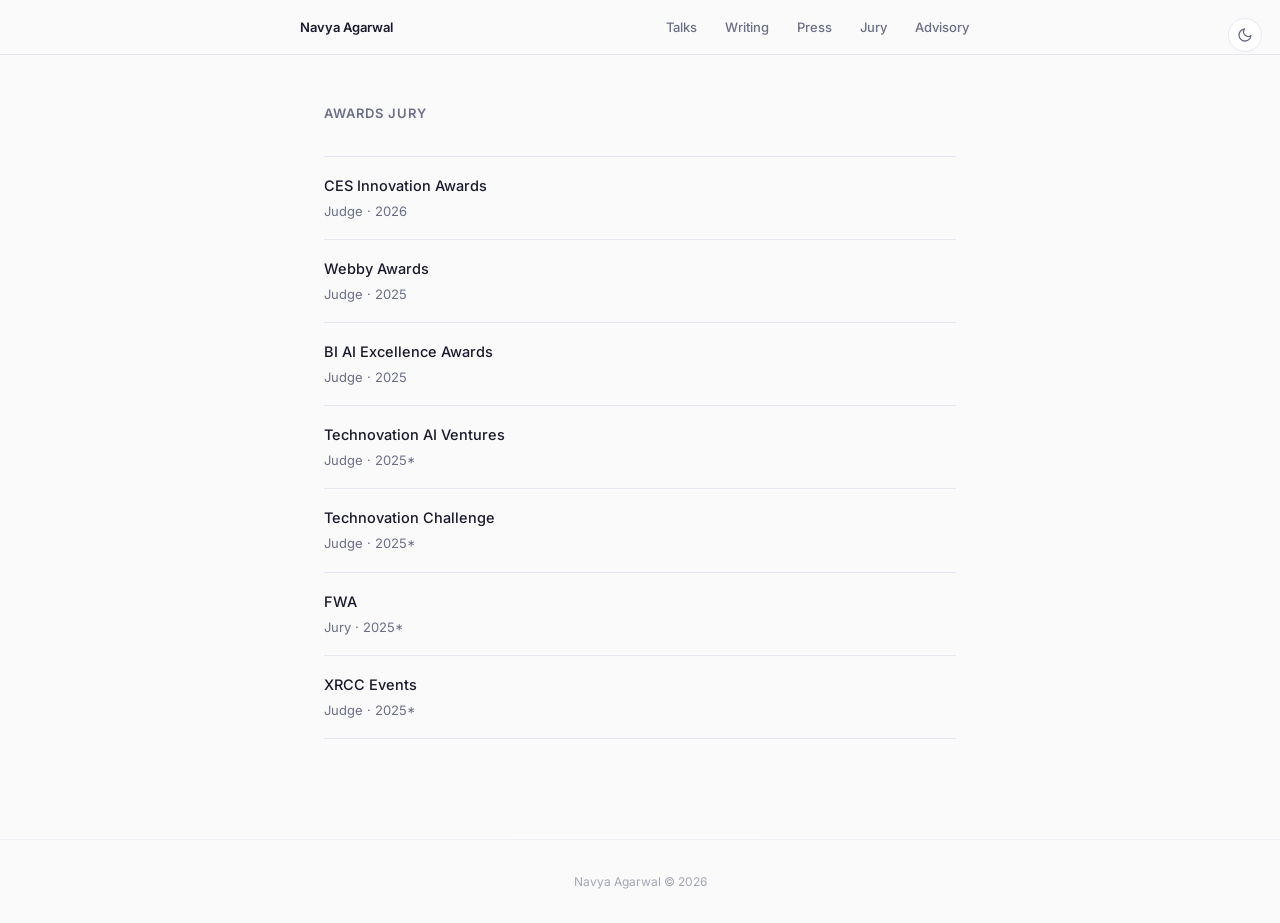
<file: jury.html>
<!DOCTYPE html>
<html lang="en">
<head>
  <meta charset="UTF-8" />
  <meta name="viewport" content="width=device-width, initial-scale=1" />
  <title>Awards Jury · Navya Agarwal</title>
  <link rel="preconnect" href="https://fonts.googleapis.com" />
  <link rel="preconnect" href="https://fonts.gstatic.com" crossorigin />
  <link href="https://fonts.googleapis.com/css2?family=Inter:wght@300;400;500;600&display=swap" rel="stylesheet" />
  <link rel="stylesheet" href="shared.css" />
  <script src="theme.js"></script>
</head>
<body>

<button class="theme-toggle" onclick="toggleTheme()" aria-label="Toggle dark mode">
  <svg class="icon-moon" viewBox="0 0 24 24" fill="none" stroke="currentColor" stroke-width="2" stroke-linecap="round" stroke-linejoin="round"><path d="M21 12.79A9 9 0 1 1 11.21 3 7 7 0 0 0 21 12.79z"/></svg>
  <svg class="icon-sun" viewBox="0 0 24 24" fill="none" stroke="currentColor" stroke-width="2" stroke-linecap="round" stroke-linejoin="round"><circle cx="12" cy="12" r="4"/><path d="M12 2v2M12 20v2M4.93 4.93l1.41 1.41M17.66 17.66l1.41 1.41M2 12h2M20 12h2M6.34 17.66l-1.41 1.41M19.07 4.93l-1.41 1.41"/></svg>
</button>

<div class="topbar">
  <div class="topbar-inner">
    <a href="index.html" class="home">Navya Agarwal</a>
    <a href="talks.html">Talks</a>
    <a href="writing.html">Writing</a>
    <a href="press.html">Press</a>
    <a href="jury.html">Jury</a>
    <a href="advisory.html">Advisory</a>
  </div>
</div>

<div class="page">
  <h1>Awards Jury</h1>

  <div class="card-list">

    <a class="card" href="https://www.ces.tech/ces-innovation-awards/innovation-awards/" target="_blank" rel="noopener">
      <div class="card-title">CES Innovation Awards</div>
      <div class="card-desc">Judge · 2026</div>
    </a>

    <a class="card" href="https://www.webbyawards.com/about/judges/" target="_blank" rel="noopener">
      <div class="card-title">Webby Awards</div>
      <div class="card-desc">Judge · 2025</div>
    </a>

    <a class="card" href="https://www.bintelligence.com/awards/artificial-intelligence-excellence-awards" target="_blank" rel="noopener">
      <div class="card-title">BI AI Excellence Awards</div>
      <div class="card-desc">Judge · 2025</div>
    </a>

    <a class="card" href="https://www.technovation.org/ai-ventures-accelerator/" target="_blank" rel="noopener">
      <div class="card-title">Technovation AI Ventures</div>
      <div class="card-desc">Judge · 2025*</div>
    </a>

    <a class="card" href="https://my.technovationchallenge.org/judge/dashboard" target="_blank" rel="noopener">
      <div class="card-title">Technovation Challenge</div>
      <div class="card-desc">Judge · 2025*</div>
    </a>

    <a class="card" href="https://thefwa.com/about/jury/" target="_blank" rel="noopener">
      <div class="card-title">FWA</div>
      <div class="card-desc">Jury · 2025*</div>
    </a>

    <a class="card" href="https://www.xrcc.events/mentors-judges" target="_blank" rel="noopener">
      <div class="card-title">XRCC Events</div>
      <div class="card-desc">Judge · 2025*</div>
    </a>

  </div>
</div>

<div class="page-footer">Navya Agarwal © 2026</div>

</body>
</html>
</file>
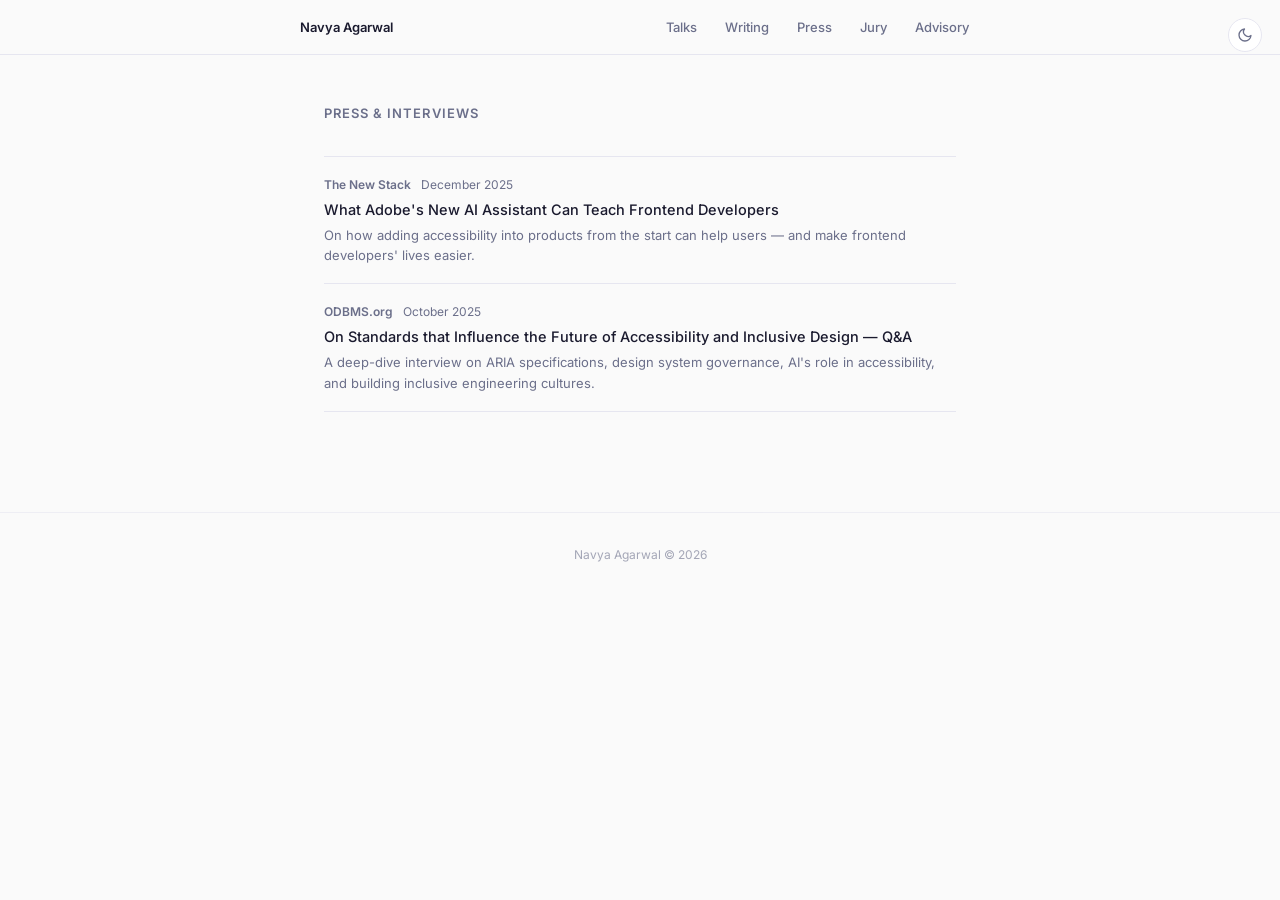
<file: press.html>
<!DOCTYPE html>
<html lang="en">
<head>
  <meta charset="UTF-8" />
  <meta name="viewport" content="width=device-width, initial-scale=1" />
  <title>Press · Navya Agarwal</title>
  <link rel="preconnect" href="https://fonts.googleapis.com" />
  <link rel="preconnect" href="https://fonts.gstatic.com" crossorigin />
  <link href="https://fonts.googleapis.com/css2?family=Inter:wght@300;400;500;600&display=swap" rel="stylesheet" />
  <link rel="stylesheet" href="shared.css" />
  <script src="theme.js"></script>
</head>
<body>

<button class="theme-toggle" onclick="toggleTheme()" aria-label="Toggle dark mode">
  <svg class="icon-moon" viewBox="0 0 24 24" fill="none" stroke="currentColor" stroke-width="2" stroke-linecap="round" stroke-linejoin="round"><path d="M21 12.79A9 9 0 1 1 11.21 3 7 7 0 0 0 21 12.79z"/></svg>
  <svg class="icon-sun" viewBox="0 0 24 24" fill="none" stroke="currentColor" stroke-width="2" stroke-linecap="round" stroke-linejoin="round"><circle cx="12" cy="12" r="4"/><path d="M12 2v2M12 20v2M4.93 4.93l1.41 1.41M17.66 17.66l1.41 1.41M2 12h2M20 12h2M6.34 17.66l-1.41 1.41M19.07 4.93l-1.41 1.41"/></svg>
</button>

<div class="topbar">
  <div class="topbar-inner">
    <a href="index.html" class="home">Navya Agarwal</a>
    <a href="talks.html">Talks</a>
    <a href="writing.html">Writing</a>
    <a href="press.html">Press</a>
    <a href="jury.html">Jury</a>
    <a href="advisory.html">Advisory</a>
  </div>
</div>

<div class="page">
  <h1>Press &amp; Interviews</h1>

  <div class="card-list">

    <a class="card" href="https://thenewstack.io/what-adobes-new-ai-assistant-can-teach-frontend-developers/" target="_blank" rel="noopener">
      <div class="card-meta">
        <span class="pub">The New Stack</span>
        <span>December 2025</span>
      </div>
      <div class="card-title">What Adobe's New AI Assistant Can Teach Frontend Developers</div>
      <div class="card-desc">On how adding accessibility into products from the start can help users — and make frontend developers' lives easier.</div>
    </a>

    <a class="card" href="https://www.odbms.org/2025/10/on-standards-that-influence-the-future-of-accessibility-and-inclusive-design-qa-with-navya-agarwal/" target="_blank" rel="noopener">
      <div class="card-meta">
        <span class="pub">ODBMS.org</span>
        <span>October 2025</span>
      </div>
      <div class="card-title">On Standards that Influence the Future of Accessibility and Inclusive Design — Q&amp;A</div>
      <div class="card-desc">A deep-dive interview on ARIA specifications, design system governance, AI's role in accessibility, and building inclusive engineering cultures.</div>
    </a>

  </div>
</div>

<div class="page-footer">Navya Agarwal © 2026</div>

</body>
</html>
</file>
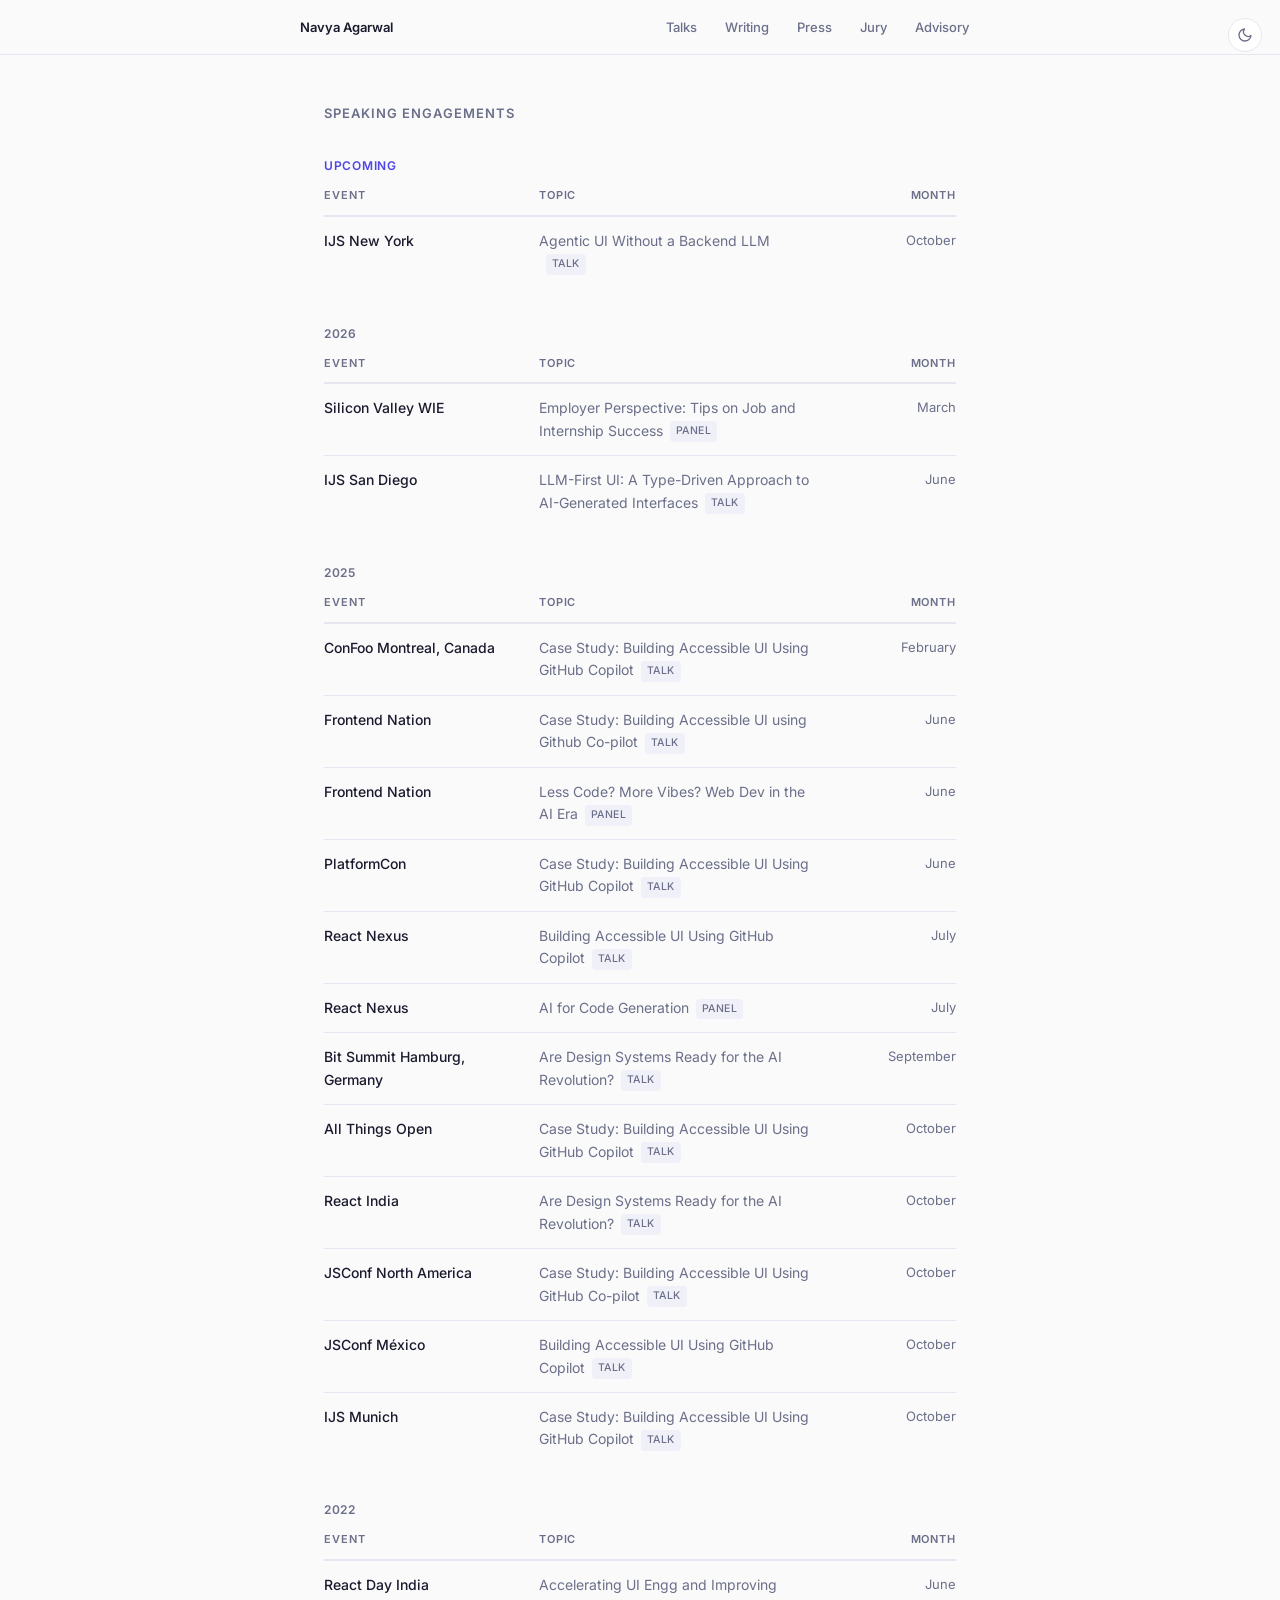
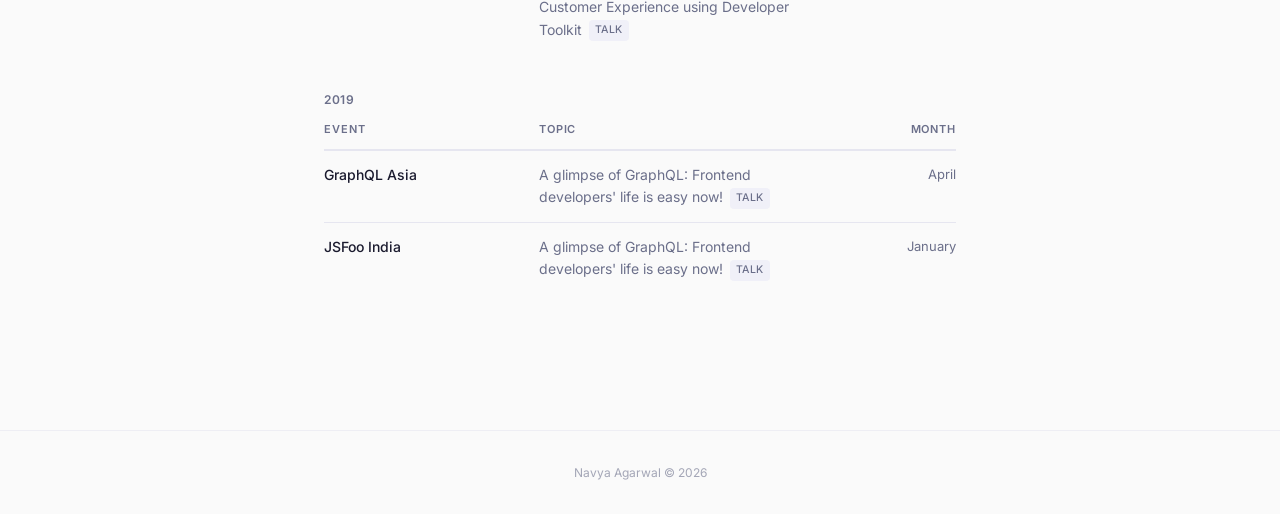
<file: talks.html>
<!DOCTYPE html>
<html lang="en">
<head>
  <meta charset="UTF-8" />
  <meta name="viewport" content="width=device-width, initial-scale=1" />
  <title>Talks · Navya Agarwal</title>
  <link rel="preconnect" href="https://fonts.googleapis.com" />
  <link rel="preconnect" href="https://fonts.gstatic.com" crossorigin />
  <link href="https://fonts.googleapis.com/css2?family=Inter:wght@300;400;500;600&display=swap" rel="stylesheet" />
  <link rel="stylesheet" href="shared.css" />
  <script src="theme.js"></script>
</head>
<body>

<button class="theme-toggle" onclick="toggleTheme()" aria-label="Toggle dark mode">
  <svg class="icon-moon" viewBox="0 0 24 24" fill="none" stroke="currentColor" stroke-width="2" stroke-linecap="round" stroke-linejoin="round"><path d="M21 12.79A9 9 0 1 1 11.21 3 7 7 0 0 0 21 12.79z"/></svg>
  <svg class="icon-sun" viewBox="0 0 24 24" fill="none" stroke="currentColor" stroke-width="2" stroke-linecap="round" stroke-linejoin="round"><circle cx="12" cy="12" r="4"/><path d="M12 2v2M12 20v2M4.93 4.93l1.41 1.41M17.66 17.66l1.41 1.41M2 12h2M20 12h2M6.34 17.66l-1.41 1.41M19.07 4.93l-1.41 1.41"/></svg>
</button>

<div class="topbar">
  <div class="topbar-inner">
    <a href="index.html" class="home">Navya Agarwal</a>
    <a href="talks.html">Talks</a>
    <a href="writing.html">Writing</a>
    <a href="press.html">Press</a>
    <a href="jury.html">Jury</a>
    <a href="advisory.html">Advisory</a>
  </div>
</div>

<div class="page">
  <h1>Speaking Engagements</h1>

  <!-- Upcoming -->
  <div class="year-group">
    <span class="year-label" style="color: var(--accent);">Upcoming</span>
    <table class="talks-table">
      <thead>
        <tr>
          <th>Event</th>
          <th>Topic</th>
          <th>Month</th>
        </tr>
      </thead>
      <tbody>
        <tr>
          <td><a href="https://javascript-conference.com/generativeai/client-side-agentic-ui/" target="_blank" rel="noopener">IJS New York</a></td>
          <td>Agentic UI Without a Backend LLM<span class="tag">Talk</span></td>
          <td>October</td>
        </tr>
      </tbody>
    </table>
  </div>

  <!-- 2026 -->
  <div class="year-group">
    <span class="year-label">2026</span>
    <table class="talks-table">
      <thead>
        <tr>
          <th>Event</th>
          <th>Topic</th>
          <th>Month</th>
        </tr>
      </thead>
      <tbody>
        <tr>
          <td><a href="https://2026.siliconvalleywie.org/speakers/" target="_blank" rel="noopener">Silicon Valley WIE</a></td>
          <td>Employer Perspective: Tips on Job and Internship Success<span class="tag">Panel</span></td>
          <td>March</td>
        </tr>
        <tr>
          <td><a href="https://javascript-conference.com/generativeai/llm-ai-generated-interfaces/" target="_blank" rel="noopener">IJS San Diego</a></td>
          <td>LLM-First UI: A Type-Driven Approach to AI-Generated Interfaces<span class="tag">Talk</span></td>
          <td>June</td>
        </tr>
      </tbody>
    </table>
  </div>

  <!-- 2025 -->
  <div class="year-group">
    <span class="year-label">2025</span>
    <table class="talks-table">
      <thead>
        <tr>
          <th>Event</th>
          <th>Topic</th>
          <th>Month</th>
        </tr>
      </thead>
      <tbody>
        <tr>
          <td><a href="https://confoo.ca/en/2025/session/case-study-building-accessible-ui-using-github-co-pilot" target="_blank" rel="noopener">ConFoo Montreal</a>, Canada</td>
          <td>Case Study: Building Accessible UI Using GitHub Copilot<span class="tag">Talk</span></td>
          <td>February</td>
        </tr>
        <tr>
          <td><a href="https://frontendnation.com/2025" target="_blank" rel="noopener">Frontend Nation</a></td>
          <td><a href="https://www.youtube.com/watch?v=UNdzCFeEBhc" target="_blank" rel="noopener">Case Study: Building Accessible UI using Github Co-pilot</a><span class="tag">Talk</span></td>
          <td>June</td>
        </tr>
        <tr>
          <td><a href="https://frontendnation.com/2025" target="_blank" rel="noopener">Frontend Nation</a></td>
          <td><a href="https://www.youtube.com/watch?v=SgYP2vByzDY&t=2819s" target="_blank" rel="noopener">Less Code? More Vibes? Web Dev in the AI Era</a><span class="tag">Panel</span></td>
          <td>June</td>
        </tr>
        <tr>
          <td><a href="https://2025.platformcon.com/speakers/navya-agarwal" target="_blank" rel="noopener">PlatformCon</a></td>
          <td><a href="https://www.youtube.com/watch?v=nGCyEaFGMDQ" target="_blank" rel="noopener">Case Study: Building Accessible UI Using GitHub Copilot</a><span class="tag">Talk</span></td>
          <td>June</td>
        </tr>
        <tr>
          <td><a href="https://2025.reactnexus.com/#speakers" target="_blank" rel="noopener">React Nexus</a></td>
          <td><a href="https://www.youtube.com/watch?v=ARsXOPvPpic" target="_blank" rel="noopener">Building Accessible UI Using GitHub Copilot</a><span class="tag">Talk</span></td>
          <td>July</td>
        </tr>
        <tr>
          <td><a href="https://2025.reactnexus.com/#speakers" target="_blank" rel="noopener">React Nexus</a></td>
          <td><a href="https://www.youtube.com/watch?v=M_j_-WW3uuQ&list=PLzIvgYYDQbH69vsIi0f1VmeocAZIfw33F&index=21" target="_blank" rel="noopener">AI for Code Generation</a><span class="tag">Panel</span></td>
          <td>July</td>
        </tr>
        <tr>
          <td><a href="https://bit-summit.com/" target="_blank" rel="noopener">Bit Summit Hamburg</a>, Germany</td>
          <td><a href="https://www.youtube.com/watch?v=y6UtU0mLtg8&t=4s" target="_blank" rel="noopener">Are Design Systems Ready for the AI Revolution?</a><span class="tag">Talk</span></td>
          <td>September</td>
        </tr>
        <tr>
          <td><a href="https://2025.allthingsopen.org/sessions/case-study-building-accessible-ui-using-github-co-pilot" target="_blank" rel="noopener">All Things Open</a></td>
          <td>Case Study: Building Accessible UI Using GitHub Copilot<span class="tag">Talk</span></td>
          <td>October</td>
        </tr>
        <tr>
          <td><a href="https://www.reactindia.io/" target="_blank" rel="noopener">React India</a></td>
          <td><a href="https://www.youtube.com/watch?v=8UiD-l25z2A&t=10531s" target="_blank" rel="noopener">Are Design Systems Ready for the AI Revolution?</a><span class="tag">Talk</span></td>
          <td>October</td>
        </tr>
        <tr>
          <td><a href="https://events.linuxfoundation.org/jsconf-north-america/program/schedule/" target="_blank" rel="noopener">JSConf North America</a></td>
          <td><a href="https://www.youtube.com/watch?v=J3dGoCm-afM&list=PLyspMSh4XhLPwNNiFS09MS-W4yY4NEVHA&index=16" target="_blank" rel="noopener">Case Study: Building Accessible UI Using GitHub Co-pilot</a><span class="tag">Talk</span></td>
          <td>October</td>
        </tr>
        <tr>
          <td><a href="https://2025.jsconf.mx/es" target="_blank" rel="noopener">JSConf México</a></td>
          <td><a href="https://www.youtube.com/watch?v=u8W4oF0GXjE&t=5685s" target="_blank" rel="noopener">Building Accessible UI Using GitHub Copilot</a><span class="tag">Talk</span></td>
          <td>October</td>
        </tr>
        <tr>
          <td><a href="https://javascript-conference.com/generativeai/building-accessible-ui-github-copilot/" target="_blank" rel="noopener">IJS Munich</a></td>
          <td>Case Study: Building Accessible UI Using GitHub Copilot<span class="tag">Talk</span></td>
          <td>October</td>
        </tr>
      </tbody>
    </table>
  </div>

  <!-- 2022 -->
  <div class="year-group">
    <span class="year-label">2022</span>
    <table class="talks-table">
      <thead>
        <tr>
          <th>Event</th>
          <th>Topic</th>
          <th>Month</th>
        </tr>
      </thead>
      <tbody>
        <tr>
          <td><a href="https://reactday.in/#speakers" target="_blank" rel="noopener">React Day India</a></td>
          <td><a href="https://www.youtube.com/watch?v=_Tp2CFwDun0" target="_blank" rel="noopener">Accelerating UI Engg and Improving Customer Experience using Developer Toolkit</a><span class="tag">Talk</span></td>
          <td>June</td>
        </tr>
      </tbody>
    </table>
  </div>

  <!-- 2019 -->
  <div class="year-group">
    <span class="year-label">2019</span>
    <table class="talks-table">
      <thead>
        <tr>
          <th>Event</th>
          <th>Topic</th>
          <th>Month</th>
        </tr>
      </thead>
      <tbody>
        <tr>
          <td><a href="https://graphql.asia/2019/speaker/navya-agarwal" target="_blank" rel="noopener">GraphQL Asia</a></td>
          <td>A glimpse of GraphQL: Frontend developers' life is easy now!<span class="tag">Talk</span></td>
          <td>April</td>
        </tr>
        <tr>
          <td><a href="https://hasgeek.com/jsfoo/2019-pune/schedule/a-glimpse-of-graphql-frontend-developers-life-is-easy-now-6R7udTYi7Lqc6bRLPiNcNr" target="_blank" rel="noopener">JSFoo India</a></td>
          <td><a href="https://www.youtube.com/watch?v=Cbk574HyMPk" target="_blank" rel="noopener">A glimpse of GraphQL: Frontend developers' life is easy now!</a><span class="tag">Talk</span></td>
          <td>January</td>
        </tr>
      </tbody>
    </table>
  </div>

</div>

<div class="page-footer">Navya Agarwal © 2026</div>

</body>
</html>
</file>
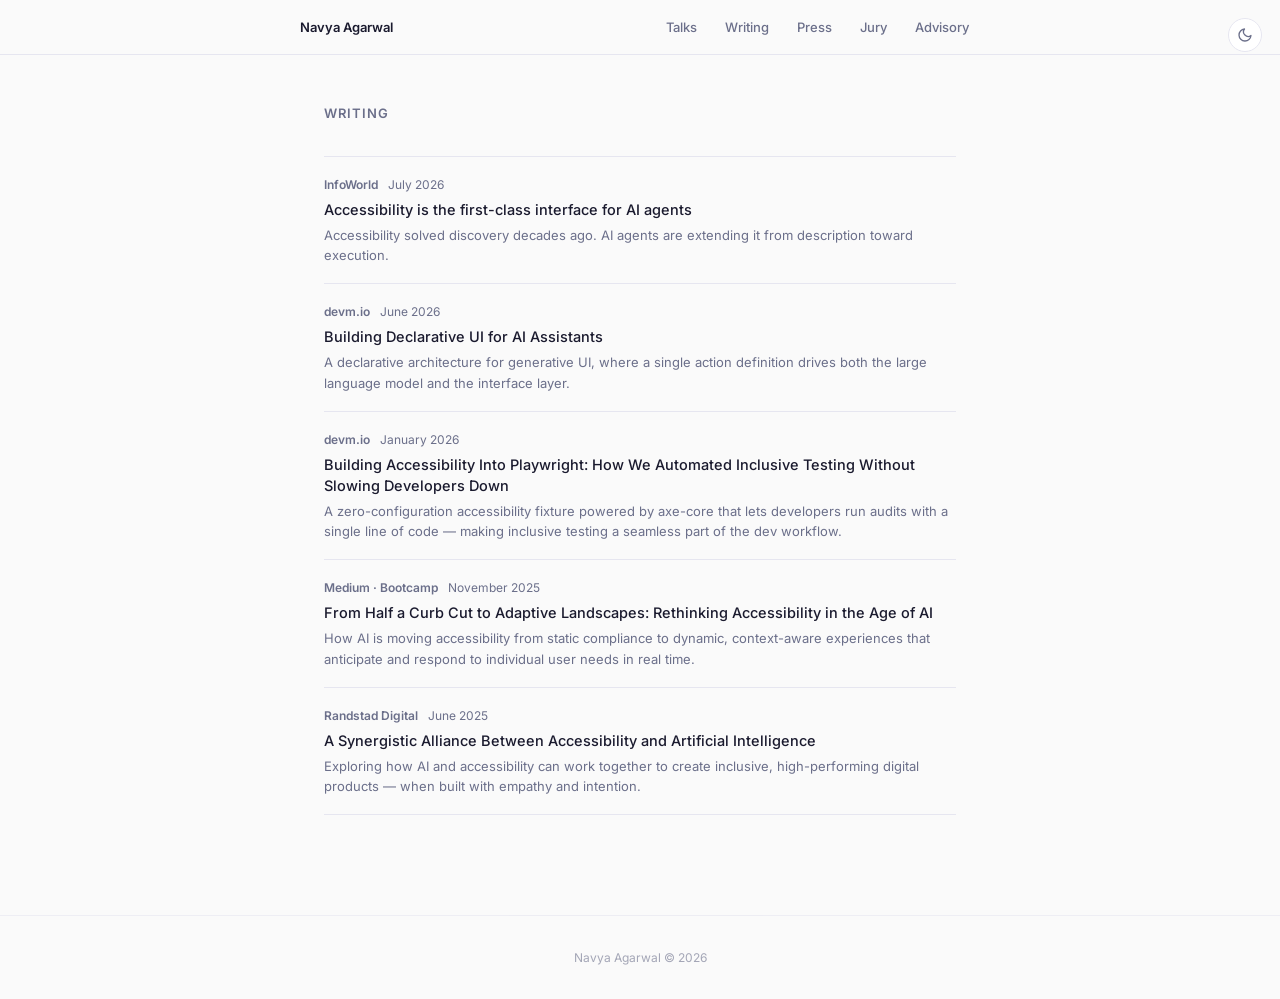
<file: writing.html>
<!DOCTYPE html>
<html lang="en">
<head>
  <meta charset="UTF-8" />
  <meta name="viewport" content="width=device-width, initial-scale=1" />
  <title>Writing · Navya Agarwal</title>
  <link rel="preconnect" href="https://fonts.googleapis.com" />
  <link rel="preconnect" href="https://fonts.gstatic.com" crossorigin />
  <link href="https://fonts.googleapis.com/css2?family=Inter:wght@300;400;500;600&display=swap" rel="stylesheet" />
  <link rel="stylesheet" href="shared.css" />
  <script src="theme.js"></script>
</head>
<body>

<button class="theme-toggle" onclick="toggleTheme()" aria-label="Toggle dark mode">
  <svg class="icon-moon" viewBox="0 0 24 24" fill="none" stroke="currentColor" stroke-width="2" stroke-linecap="round" stroke-linejoin="round"><path d="M21 12.79A9 9 0 1 1 11.21 3 7 7 0 0 0 21 12.79z"/></svg>
  <svg class="icon-sun" viewBox="0 0 24 24" fill="none" stroke="currentColor" stroke-width="2" stroke-linecap="round" stroke-linejoin="round"><circle cx="12" cy="12" r="4"/><path d="M12 2v2M12 20v2M4.93 4.93l1.41 1.41M17.66 17.66l1.41 1.41M2 12h2M20 12h2M6.34 17.66l-1.41 1.41M19.07 4.93l-1.41 1.41"/></svg>
</button>

<div class="topbar">
  <div class="topbar-inner">
    <a href="index.html" class="home">Navya Agarwal</a>
    <a href="talks.html">Talks</a>
    <a href="writing.html">Writing</a>
    <a href="press.html">Press</a>
    <a href="jury.html">Jury</a>
    <a href="advisory.html">Advisory</a>
  </div>
</div>

<div class="page">
  <h1>Writing</h1>

  <div class="card-list">

    <a class="card" href="https://www.infoworld.com/article/4193332/accessibility-is-the-first-class-interface-for-ai-agents.html" target="_blank" rel="noopener">
      <div class="card-meta">
        <span class="pub">InfoWorld</span>
        <span>July 2026</span>
      </div>
      <div class="card-title">Accessibility is the first-class interface for AI agents</div>
      <div class="card-desc">Accessibility solved discovery decades ago. AI agents are extending it from description toward execution.</div>
    </a>

    <a class="card" href="https://devm.io/ux/building-declarative-ui-for-ai-assistants" target="_blank" rel="noopener">
      <div class="card-meta">
        <span class="pub">devm.io</span>
        <span>June 2026</span>
      </div>
      <div class="card-title">Building Declarative UI for AI Assistants</div>
      <div class="card-desc">A declarative architecture for generative UI, where a single action definition drives both the large language model and the interface layer.</div>
    </a>

    <a class="card" href="https://devm.io/javascript/building-accessibility-into-playwright-how-we-automated-inclusive-testing-without-slowing-developers-down" target="_blank" rel="noopener">
      <div class="card-meta">
        <span class="pub">devm.io</span>
        <span>January 2026</span>
      </div>
      <div class="card-title">Building Accessibility Into Playwright: How We Automated Inclusive Testing Without Slowing Developers Down</div>
      <div class="card-desc">A zero-configuration accessibility fixture powered by axe-core that lets developers run audits with a single line of code — making inclusive testing a seamless part of the dev workflow.</div>
    </a>

    <a class="card" href="https://medium.com/design-bootcamp/from-half-a-curb-cut-to-adaptive-landscapes-rethinking-accessibility-in-the-age-of-ai-a8113d5ef059" target="_blank" rel="noopener">
      <div class="card-meta">
        <span class="pub">Medium · Bootcamp</span>
        <span>November 2025</span>
      </div>
      <div class="card-title">From Half a Curb Cut to Adaptive Landscapes: Rethinking Accessibility in the Age of AI</div>
      <div class="card-desc">How AI is moving accessibility from static compliance to dynamic, context-aware experiences that anticipate and respond to individual user needs in real time.</div>
    </a>

    <a class="card" href="https://www.torc.dev/blog/a-synergistic-alliance-between-accessibility-and-artificial-intelligence" target="_blank" rel="noopener">
      <div class="card-meta">
        <span class="pub">Randstad Digital</span>
        <span>June 2025</span>
      </div>
      <div class="card-title">A Synergistic Alliance Between Accessibility and Artificial Intelligence</div>
      <div class="card-desc">Exploring how AI and accessibility can work together to create inclusive, high-performing digital products — when built with empathy and intention.</div>
    </a>

  </div>
</div>

<div class="page-footer">Navya Agarwal © 2026</div>

</body>
</html>
</file>
<file: shared.css>
/* =========================================================
   Navya Agarwal — shared.css
   Look & feel inspired by the "Indigo" Jekyll theme
   (https://github.com/sergiokopplin/indigo): minimalist,
   centered, generous whitespace, indigo accent, dark/light.
   ========================================================= */

*, *::before, *::after { box-sizing: border-box; margin: 0; padding: 0; }

:root {
  --bg: #fafafa;
  --bg-card: #ffffff;
  --fg: #1a1a2e;
  --muted: #6b6f8a;
  --accent: #4f46e5;      /* indigo-600 */
  --accent-soft: #eef0ff;
  --border: #e6e6f0;
  --tag-bg: #f0f0f8;
  --radius: 8px;
  --shadow: 0 1px 2px rgba(20, 20, 50, 0.04);
}

html[data-theme="dark"] {
  --bg: #0f1117;
  --bg-card: #171923;
  --fg: #e9e9f2;
  --muted: #8b8fa8;
  --accent: #818cf8;      /* indigo-400, brighter for dark bg */
  --accent-soft: #1e2036;
  --border: #262837;
  --tag-bg: #1d1f2c;
  --shadow: 0 1px 2px rgba(0, 0, 0, 0.4);
}

html, body { height: 100%; }

body {
  font-family: 'Inter', -apple-system, BlinkMacSystemFont, sans-serif;
  background: var(--bg);
  color: var(--fg);
  font-size: 15px;
  line-height: 1.6;
  transition: background 0.2s ease, color 0.2s ease;
}

a { color: inherit; }

/* ── Theme toggle ── */
.theme-toggle {
  position: fixed;
  top: 18px;
  right: 18px;
  width: 34px;
  height: 34px;
  border-radius: 50%;
  border: 1px solid var(--border);
  background: var(--bg-card);
  color: var(--muted);
  display: flex;
  align-items: center;
  justify-content: center;
  cursor: pointer;
  z-index: 10;
  transition: border-color 0.15s, color 0.15s;
}
.theme-toggle:hover { color: var(--accent); border-color: var(--accent); }
.theme-toggle svg { width: 16px; height: 16px; }
.theme-toggle .icon-sun { display: none; }
html[data-theme="dark"] .theme-toggle .icon-moon { display: none; }
html[data-theme="dark"] .theme-toggle .icon-sun { display: block; }

/* ── Top bar (subpages) ── */
.topbar {
  border-bottom: 1px solid var(--border);
  padding: 0 24px;
}
.topbar-inner {
  max-width: 680px;
  margin: 0 auto;
  height: 54px;
  display: flex;
  align-items: center;
  gap: 6px;
}
.topbar a {
  color: var(--muted);
  text-decoration: none;
  font-size: 13px;
  font-weight: 500;
  padding: 6px 11px;
  border-radius: var(--radius);
  transition: color 0.12s, background 0.12s;
}
.topbar a:hover { color: var(--fg); background: var(--tag-bg); }
.topbar .home {
  font-weight: 600;
  color: var(--fg);
  margin-right: auto;
  padding-left: 0;
}
.topbar .home:hover { background: none; color: var(--accent); }

/* ── Page content ── */
.page {
  max-width: 680px;
  margin: 0 auto;
  padding: 48px 24px 80px;
}

.page h1 {
  font-size: 13px;
  font-weight: 600;
  letter-spacing: 0.08em;
  text-transform: uppercase;
  color: var(--muted);
  margin-bottom: 32px;
}

/* ── Year groups ── */
.year-group { margin-bottom: 36px; }
.year-label {
  font-size: 12px;
  font-weight: 600;
  color: var(--muted);
  letter-spacing: 0.06em;
  text-transform: uppercase;
  margin-bottom: 12px;
  display: block;
}

/* ── Table ── */
.table, .talks-table {
  width: 100%;
  border-collapse: collapse;
}
.table tr, .talks-table tbody tr { border-bottom: 1px solid var(--border); }
.table tr:last-child, .talks-table tbody tr:last-child { border-bottom: none; }
.table td { padding: 13px 0; vertical-align: top; font-size: 14px; }
.table td:first-child { padding-right: 20px; width: 65%; }
.table td:last-child { color: var(--muted); font-size: 13px; }
.table a, .talks-table a { color: inherit; text-decoration: none; }
.table a:hover, .talks-table a:hover { color: var(--accent); }

.talks-table thead tr { border-bottom: 2px solid var(--border); }
.talks-table thead th {
  font-size: 11px;
  font-weight: 600;
  letter-spacing: 0.08em;
  text-transform: uppercase;
  color: var(--muted);
  padding: 0 0 10px;
  text-align: left;
}
.talks-table thead th:nth-child(1) { width: 34%; }
.talks-table thead th:nth-child(2) { width: 46%; }
.talks-table thead th:nth-child(3) { width: 20%; text-align: right; }
.talks-table tbody td { padding: 13px 0; font-size: 14px; vertical-align: top; }
.talks-table tbody td:nth-child(1) { padding-right: 16px; font-weight: 500; }
.talks-table tbody td:nth-child(2) { padding-right: 16px; color: var(--muted); }
.talks-table tbody td:nth-child(3) { color: var(--muted); font-size: 13px; text-align: right; white-space: nowrap; }

.tag {
  display: inline-block;
  font-size: 10.5px;
  font-weight: 500;
  background: var(--tag-bg);
  color: var(--muted);
  border-radius: 4px;
  padding: 2px 6px;
  margin-left: 7px;
  vertical-align: middle;
  text-transform: uppercase;
  letter-spacing: 0.04em;
}

/* ── Cards (writing / press) ── */
.card-list { display: flex; flex-direction: column; }
.card {
  display: block;
  padding: 18px 0;
  text-decoration: none;
  color: inherit;
  border-bottom: 1px solid var(--border);
}
.card:first-child { border-top: 1px solid var(--border); }
.card:hover .card-title { color: var(--accent); }
.card-meta { font-size: 12px; color: var(--muted); margin-bottom: 5px; display: flex; gap: 10px; }
.card-meta .pub { font-weight: 600; }
.card-title { font-size: 14.5px; font-weight: 500; line-height: 1.45; transition: color 0.12s; }
.card-desc { font-size: 13px; color: var(--muted); margin-top: 5px; line-height: 1.55; }

/* ── Footer ── */
.page-footer {
  text-align: center;
  padding: 32px 0;
  font-size: 12px;
  color: var(--muted);
  opacity: 0.6;
  border-top: 1px solid var(--border);
  margin-top: 20px;
}

@media (max-width: 600px) {
  .topbar a { padding: 5px 7px; font-size: 12px; }
}
</file>
